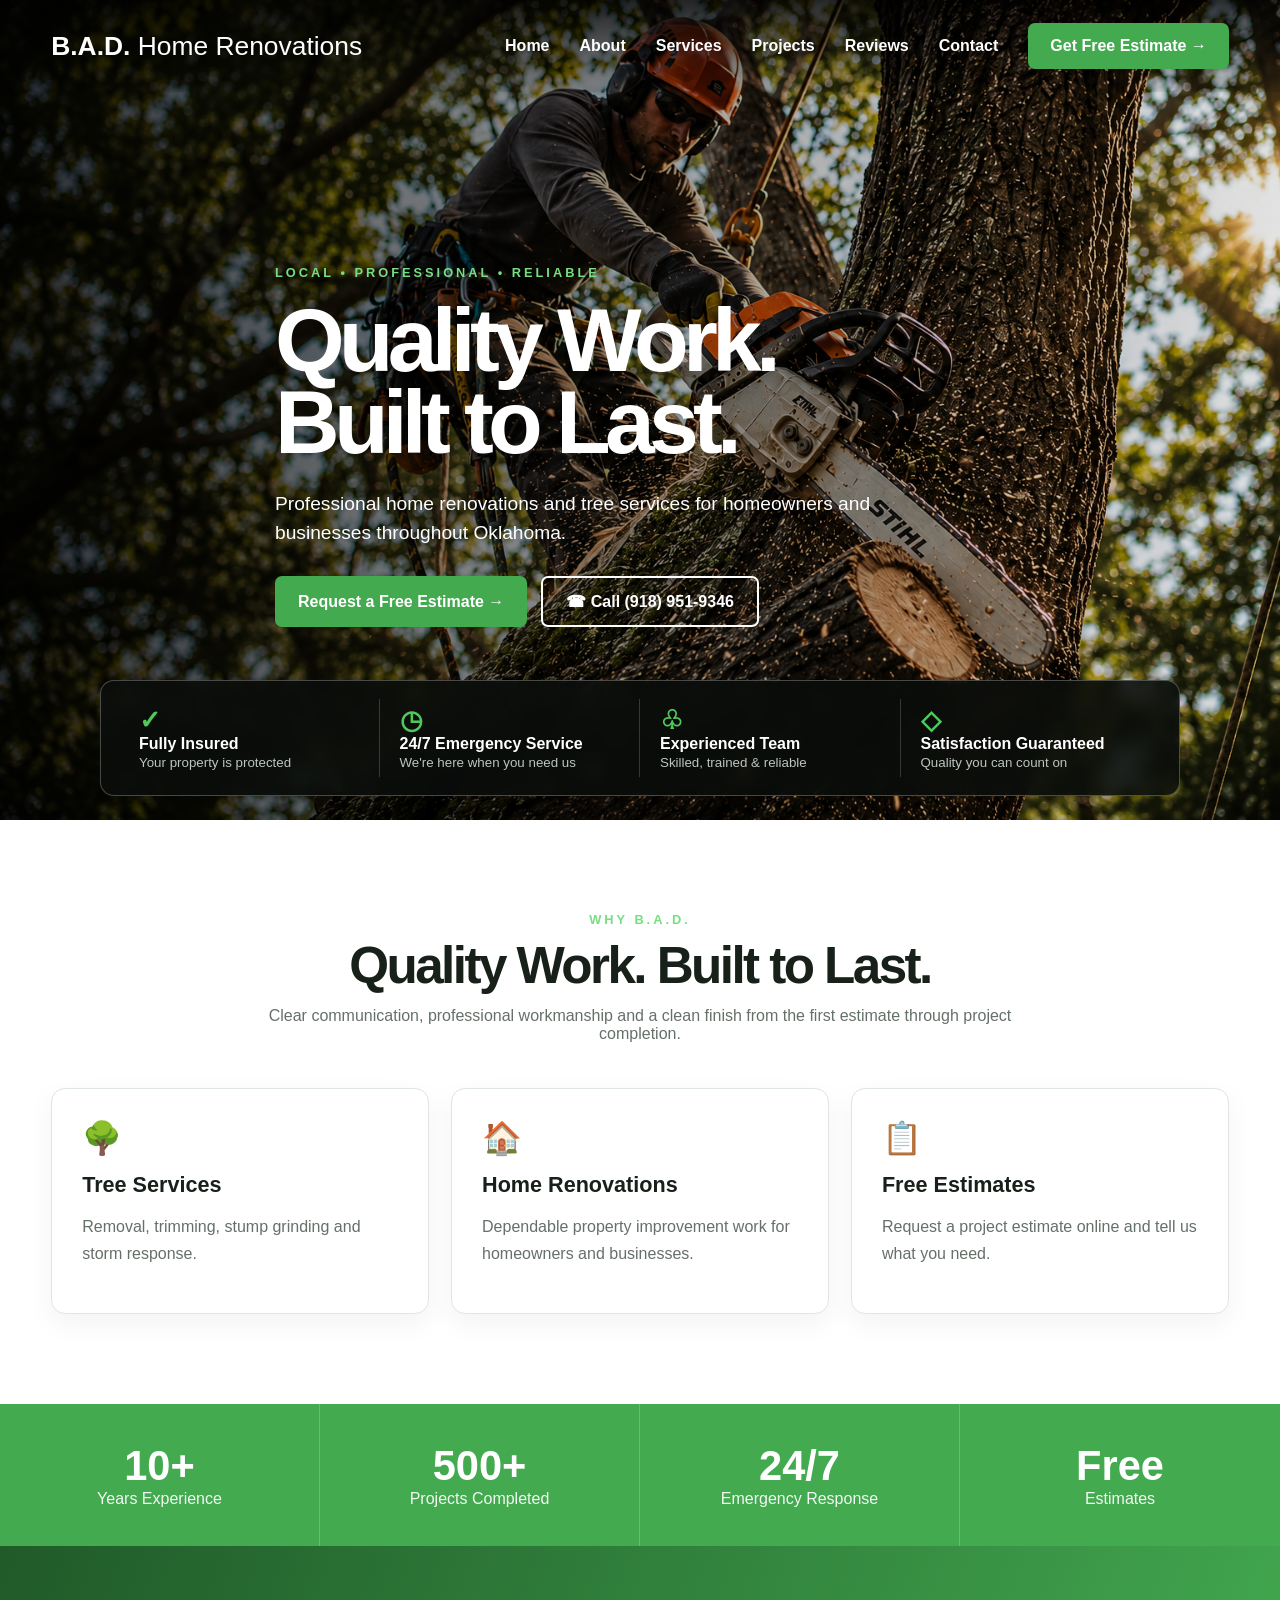
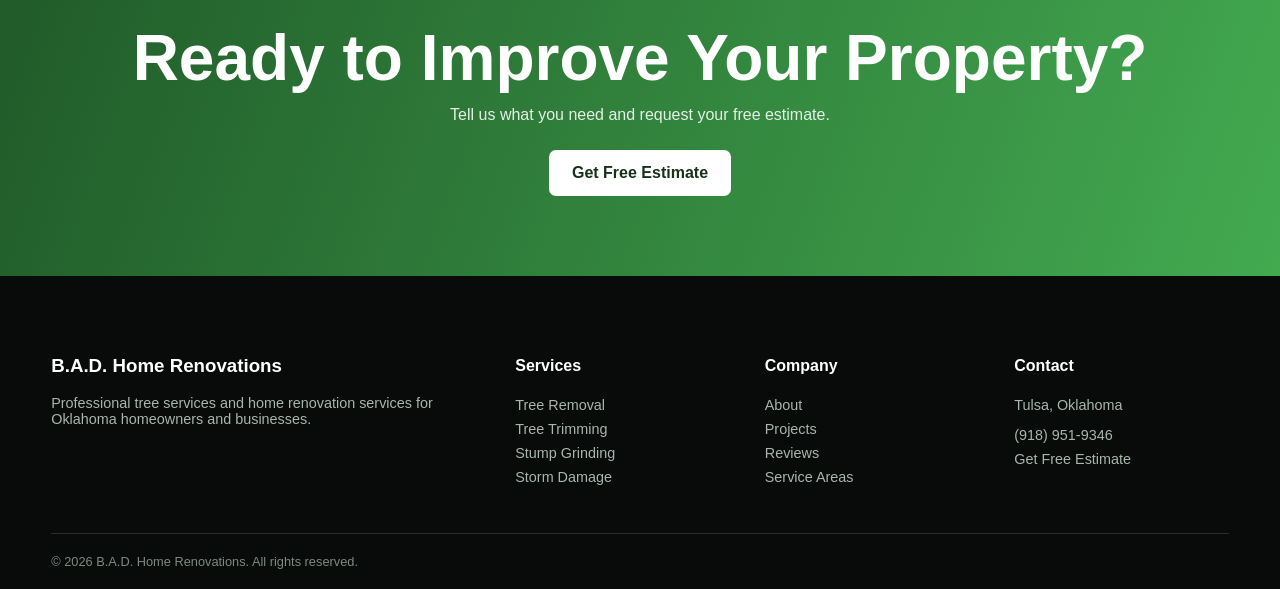
<file: index.html>
<!doctype html><html lang="en"><head><meta charset="utf-8"><meta name="viewport" content="width=device-width,initial-scale=1"><title>B.A.D. Home Renovations | Oklahoma Tree Services</title><meta name="description" content="Professional tree services and home renovations in Oklahoma. Request a free estimate."><link rel="stylesheet" href="css/style.css"></head><body><header class="header"><div class="container nav"><a class="brand" href="index.html"><b>B.A.D.</b> Home Renovations</a><nav class="links"><a class="active" href="index.html">Home</a><a class="" href="about.html">About</a><a class="" href="services.html">Services</a><a class="" href="gallery.html">Projects</a><a class="" href="reviews.html">Reviews</a><a class="" href="contact.html">Contact</a></nav><a class="nav-cta" href="estimate.html">Get Free Estimate →</a><button class="menu" aria-label="Menu">☰</button></div></header><main>
<section class="hero">
<div class="hero-bg"></div><div class="hero-shade"></div>
<div class="container hero-content"><span class="eyebrow">LOCAL • PROFESSIONAL • RELIABLE</span><h1>Quality Work.<br>Built to Last.</h1><p>Professional home renovations and tree services for homeowners and businesses throughout Oklahoma.</p><div class="actions"><a class="btn green" href="estimate.html">Request a Free Estimate →</a><a class="btn outline" href="tel:+19189519346">☎ Call (918) 951-9346</a></div></div>
<div class="trust"><div class="trust-item"><div class="trust-icon">✓</div><strong>Fully Insured</strong><small>Your property is protected</small></div><div class="trust-item"><div class="trust-icon">◷</div><strong>24/7 Emergency Service</strong><small>We're here when you need us</small></div><div class="trust-item"><div class="trust-icon">♧</div><strong>Experienced Team</strong><small>Skilled, trained & reliable</small></div><div class="trust-item"><div class="trust-icon">◇</div><strong>Satisfaction Guaranteed</strong><small>Quality you can count on</small></div></div>
</section>
<section class="section"><div class="container"><div class="heading"><span class="eyebrow">WHY B.A.D.</span><h2>Quality Work. Built to Last.</h2><p>Clear communication, professional workmanship and a clean finish from the first estimate through project completion.</p></div><div class="cards"><article class="card"><div class="card-icon">🌳</div><h3>Tree Services</h3><p>Removal, trimming, stump grinding and storm response.</p></article><article class="card"><div class="card-icon">🏠</div><h3>Home Renovations</h3><p>Dependable property improvement work for homeowners and businesses.</p></article><article class="card"><div class="card-icon">📋</div><h3>Free Estimates</h3><p>Request a project estimate online and tell us what you need.</p></article></div></div></section>
<section class="stats"><div class="stat"><strong>10+</strong><span>Years Experience</span></div><div class="stat"><strong>500+</strong><span>Projects Completed</span></div><div class="stat"><strong>24/7</strong><span>Emergency Response</span></div><div class="stat"><strong>Free</strong><span>Estimates</span></div></section>
<section class="cta"><h2>Ready to Improve Your Property?</h2><p>Tell us what you need and request your free estimate.</p><a class="btn" href="estimate.html">Get Free Estimate</a></section></main><footer class="footer"><div class="container footer-grid">
<div><h3>B.A.D. Home Renovations</h3><p>Professional tree services and home renovation services for Oklahoma homeowners and businesses.</p></div>
<div><h4>Services</h4><a href="tree-removal.html">Tree Removal</a><a href="tree-trimming.html">Tree Trimming</a><a href="stump-grinding.html">Stump Grinding</a><a href="storm-damage.html">Storm Damage</a></div>
<div><h4>Company</h4><a href="about.html">About</a><a href="gallery.html">Projects</a><a href="reviews.html">Reviews</a><a href="service-areas.html">Service Areas</a></div>
<div><h4>Contact</h4><p>Tulsa, Oklahoma</p><a href="tel:+19189519346">(918) 951-9346</a><a href="estimate.html">Get Free Estimate</a></div>
</div><div class="container bottom">© 2026 B.A.D. Home Renovations. All rights reserved.</div></footer>
<a class="mobile-bar" href="tel:+19189519346">Call (918) 951-9346</a></body></html>
</file>
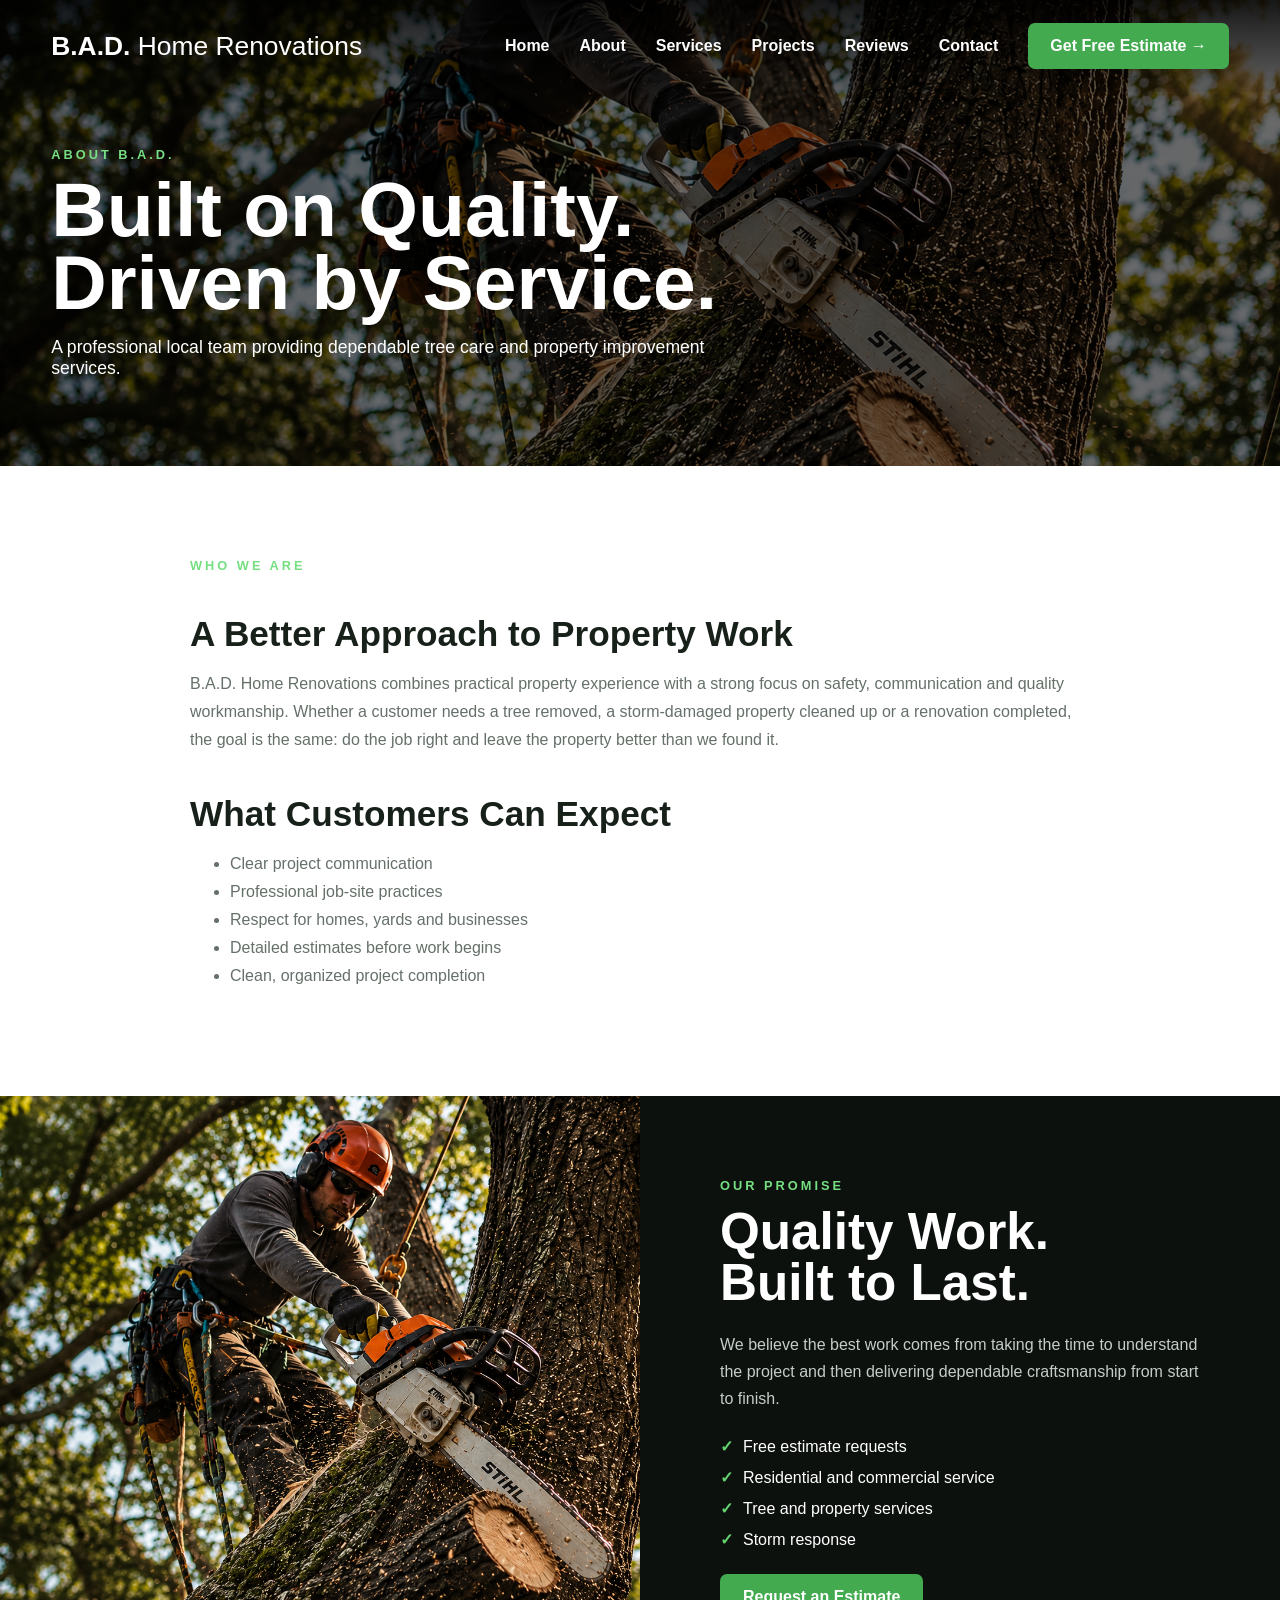
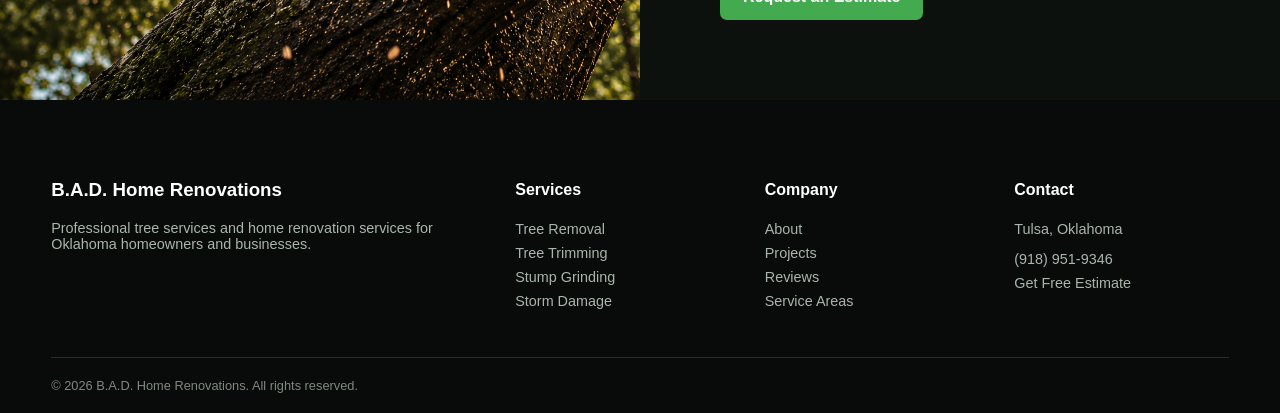
<file: about.html>
<!doctype html><html lang="en"><head><meta charset="utf-8"><meta name="viewport" content="width=device-width,initial-scale=1"><title>About B.A.D. Home Renovations</title><meta name="description" content="Learn about B.A.D. Home Renovations and our approach to dependable tree and property services."><link rel="stylesheet" href="css/style.css"></head><body><header class="header"><div class="container nav"><a class="brand" href="index.html"><b>B.A.D.</b> Home Renovations</a><nav class="links"><a class="" href="index.html">Home</a><a class="active" href="about.html">About</a><a class="" href="services.html">Services</a><a class="" href="gallery.html">Projects</a><a class="" href="reviews.html">Reviews</a><a class="" href="contact.html">Contact</a></nav><a class="nav-cta" href="estimate.html">Get Free Estimate →</a><button class="menu" aria-label="Menu">☰</button></div></header><main>
<section class="page-hero"><div class="container"><span class="eyebrow">ABOUT B.A.D.</span><h1>Built on Quality.<br>Driven by Service.</h1><p>A professional local team providing dependable tree care and property improvement services.</p></div></section>
<section class="section"><div class="container content"><span class="eyebrow">WHO WE ARE</span><h2>A Better Approach to Property Work</h2><p>B.A.D. Home Renovations combines practical property experience with a strong focus on safety, communication and quality workmanship. Whether a customer needs a tree removed, a storm-damaged property cleaned up or a renovation completed, the goal is the same: do the job right and leave the property better than we found it.</p><h2>What Customers Can Expect</h2><ul><li>Clear project communication</li><li>Professional job-site practices</li><li>Respect for homes, yards and businesses</li><li>Detailed estimates before work begins</li><li>Clean, organized project completion</li></ul></div></section>
<section class="split"><div class="split-photo"></div><div class="split-copy"><span class="eyebrow">OUR PROMISE</span><h2>Quality Work.<br>Built to Last.</h2><p>We believe the best work comes from taking the time to understand the project and then delivering dependable craftsmanship from start to finish.</p><ul class="checks"><li>Free estimate requests</li><li>Residential and commercial service</li><li>Tree and property services</li><li>Storm response</li></ul><a class="btn green" href="estimate.html">Request an Estimate</a></div></section></main><footer class="footer"><div class="container footer-grid">
<div><h3>B.A.D. Home Renovations</h3><p>Professional tree services and home renovation services for Oklahoma homeowners and businesses.</p></div>
<div><h4>Services</h4><a href="tree-removal.html">Tree Removal</a><a href="tree-trimming.html">Tree Trimming</a><a href="stump-grinding.html">Stump Grinding</a><a href="storm-damage.html">Storm Damage</a></div>
<div><h4>Company</h4><a href="about.html">About</a><a href="gallery.html">Projects</a><a href="reviews.html">Reviews</a><a href="service-areas.html">Service Areas</a></div>
<div><h4>Contact</h4><p>Tulsa, Oklahoma</p><a href="tel:+19189519346">(918) 951-9346</a><a href="estimate.html">Get Free Estimate</a></div>
</div><div class="container bottom">© 2026 B.A.D. Home Renovations. All rights reserved.</div></footer>
<a class="mobile-bar" href="tel:+19189519346">Call (918) 951-9346</a></body></html>
</file>
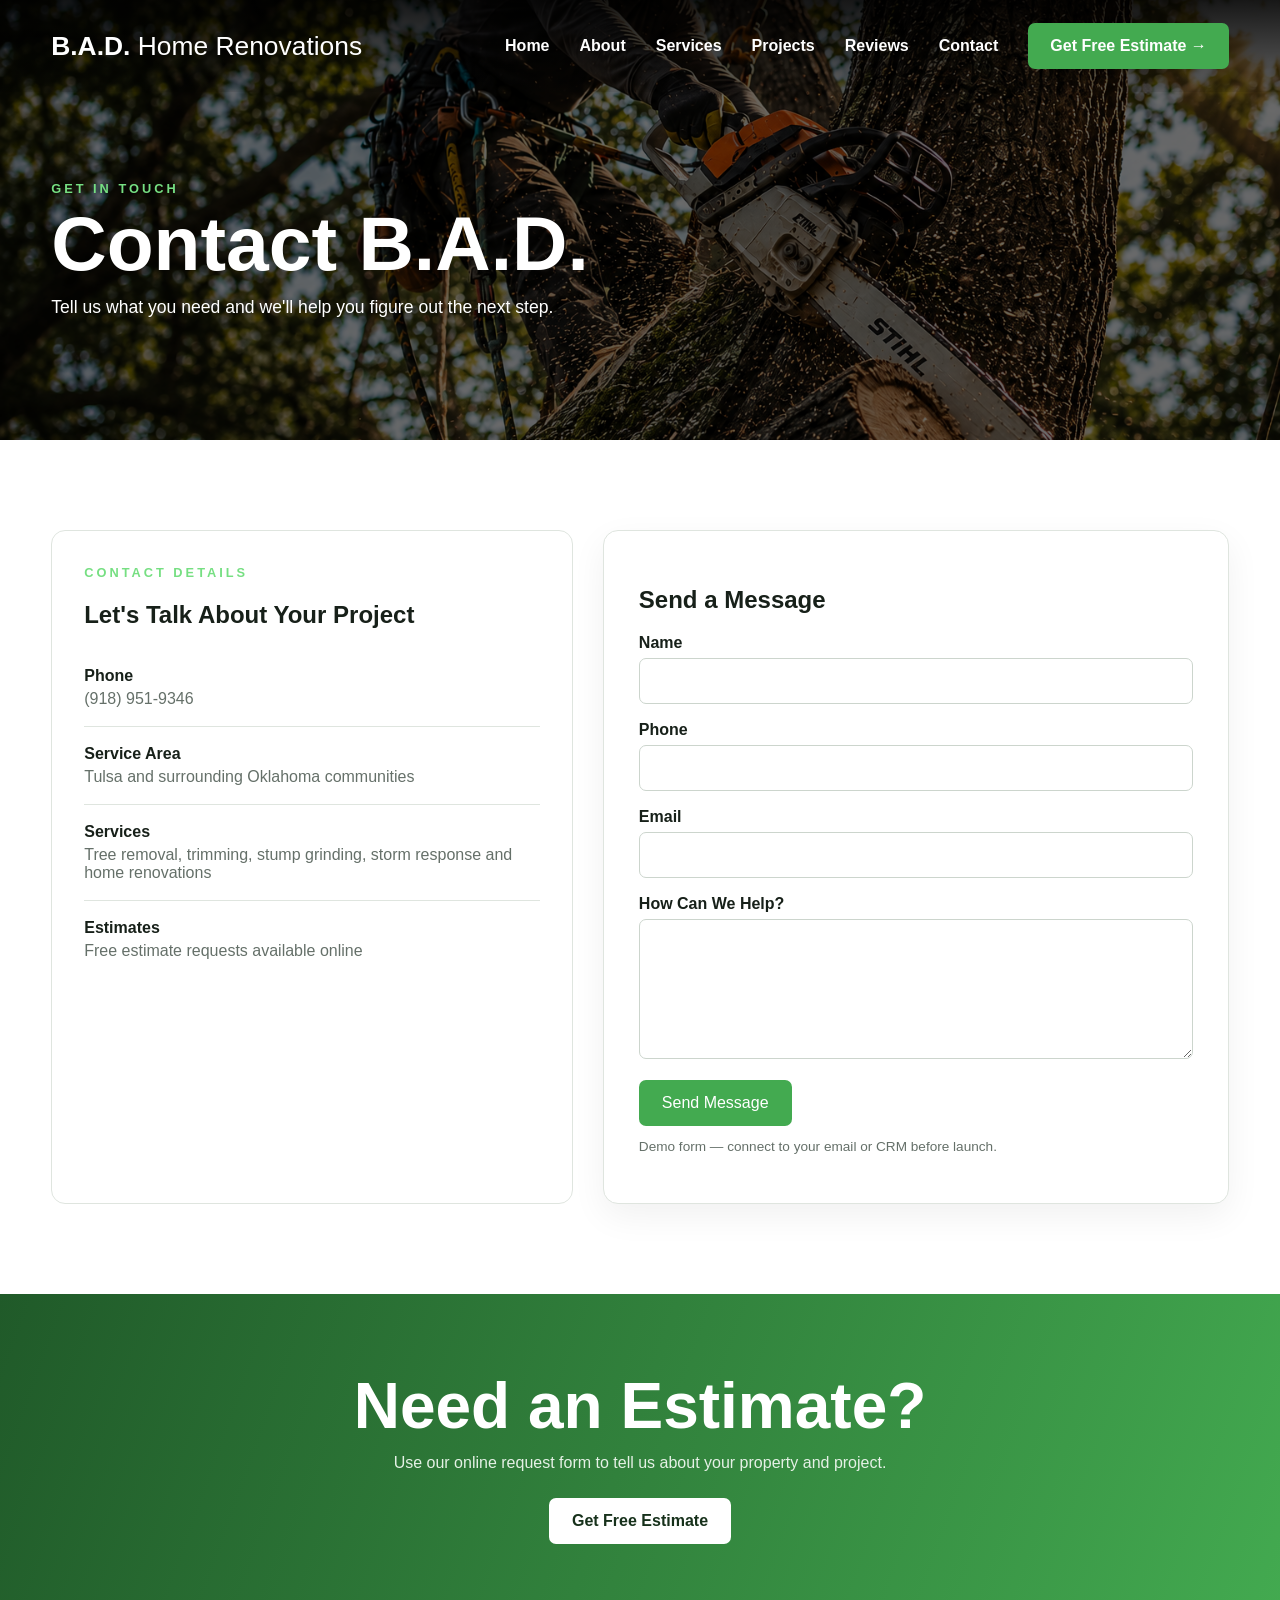
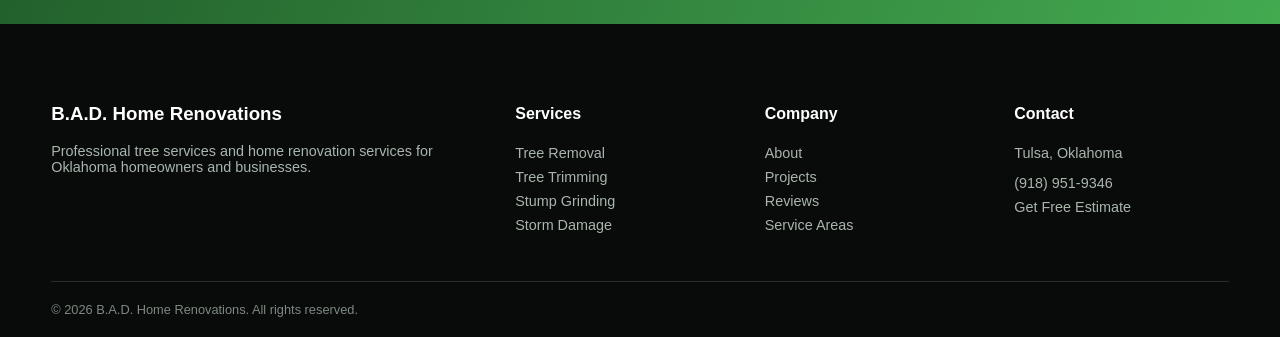
<file: contact.html>
<!doctype html><html lang="en"><head><meta charset="utf-8"><meta name="viewport" content="width=device-width,initial-scale=1"><title>Contact | B.A.D. Home Renovations</title><meta name="description" content="Contact B.A.D. Home Renovations for tree services and home renovation projects in Oklahoma."><link rel="stylesheet" href="css/style.css"></head><body><header class="header"><div class="container nav"><a class="brand" href="index.html"><b>B.A.D.</b> Home Renovations</a><nav class="links"><a class="" href="index.html">Home</a><a class="" href="about.html">About</a><a class="" href="services.html">Services</a><a class="" href="gallery.html">Projects</a><a class="" href="reviews.html">Reviews</a><a class="active" href="contact.html">Contact</a></nav><a class="nav-cta" href="estimate.html">Get Free Estimate →</a><button class="menu" aria-label="Menu">☰</button></div></header><main>
<section class="page-hero"><div class="container"><span class="eyebrow">GET IN TOUCH</span><h1>Contact B.A.D.</h1><p>Tell us what you need and we'll help you figure out the next step.</p></div></section>
<section class="section"><div class="container contact-grid">
<div class="contact-card"><span class="eyebrow">CONTACT DETAILS</span><h2>Let's Talk About Your Project</h2>
<div class="contact-item"><b>Phone</b><span>(918) 951-9346</span></div>
<div class="contact-item"><b>Service Area</b><span>Tulsa and surrounding Oklahoma communities</span></div>
<div class="contact-item"><b>Services</b><span>Tree removal, trimming, stump grinding, storm response and home renovations</span></div>
<div class="contact-item"><b>Estimates</b><span>Free estimate requests available online</span></div>
</div>
<form class="form" id="contactForm"><h2>Send a Message</h2><div class="field"><label>Name</label><input required></div><div class="field"><label>Phone</label><input type="tel" required></div><div class="field"><label>Email</label><input type="email" required></div><div class="field"><label>How Can We Help?</label><textarea required></textarea></div><button class="btn green" type="submit">Send Message</button><p style="color:var(--muted);font-size:.85rem">Demo form — connect to your email or CRM before launch.</p></form>
</div></section>
<section class="cta"><h2>Need an Estimate?</h2><p>Use our online request form to tell us about your property and project.</p><a class="btn" href="estimate.html">Get Free Estimate</a></section></main><footer class="footer"><div class="container footer-grid">
<div><h3>B.A.D. Home Renovations</h3><p>Professional tree services and home renovation services for Oklahoma homeowners and businesses.</p></div>
<div><h4>Services</h4><a href="tree-removal.html">Tree Removal</a><a href="tree-trimming.html">Tree Trimming</a><a href="stump-grinding.html">Stump Grinding</a><a href="storm-damage.html">Storm Damage</a></div>
<div><h4>Company</h4><a href="about.html">About</a><a href="gallery.html">Projects</a><a href="reviews.html">Reviews</a><a href="service-areas.html">Service Areas</a></div>
<div><h4>Contact</h4><p>Tulsa, Oklahoma</p><a href="tel:+19189519346">(918) 951-9346</a><a href="estimate.html">Get Free Estimate</a></div>
</div><div class="container bottom">© 2026 B.A.D. Home Renovations. All rights reserved.</div></footer>
<a class="mobile-bar" href="tel:+19189519346">Call (918) 951-9346</a></body></html>
</file>
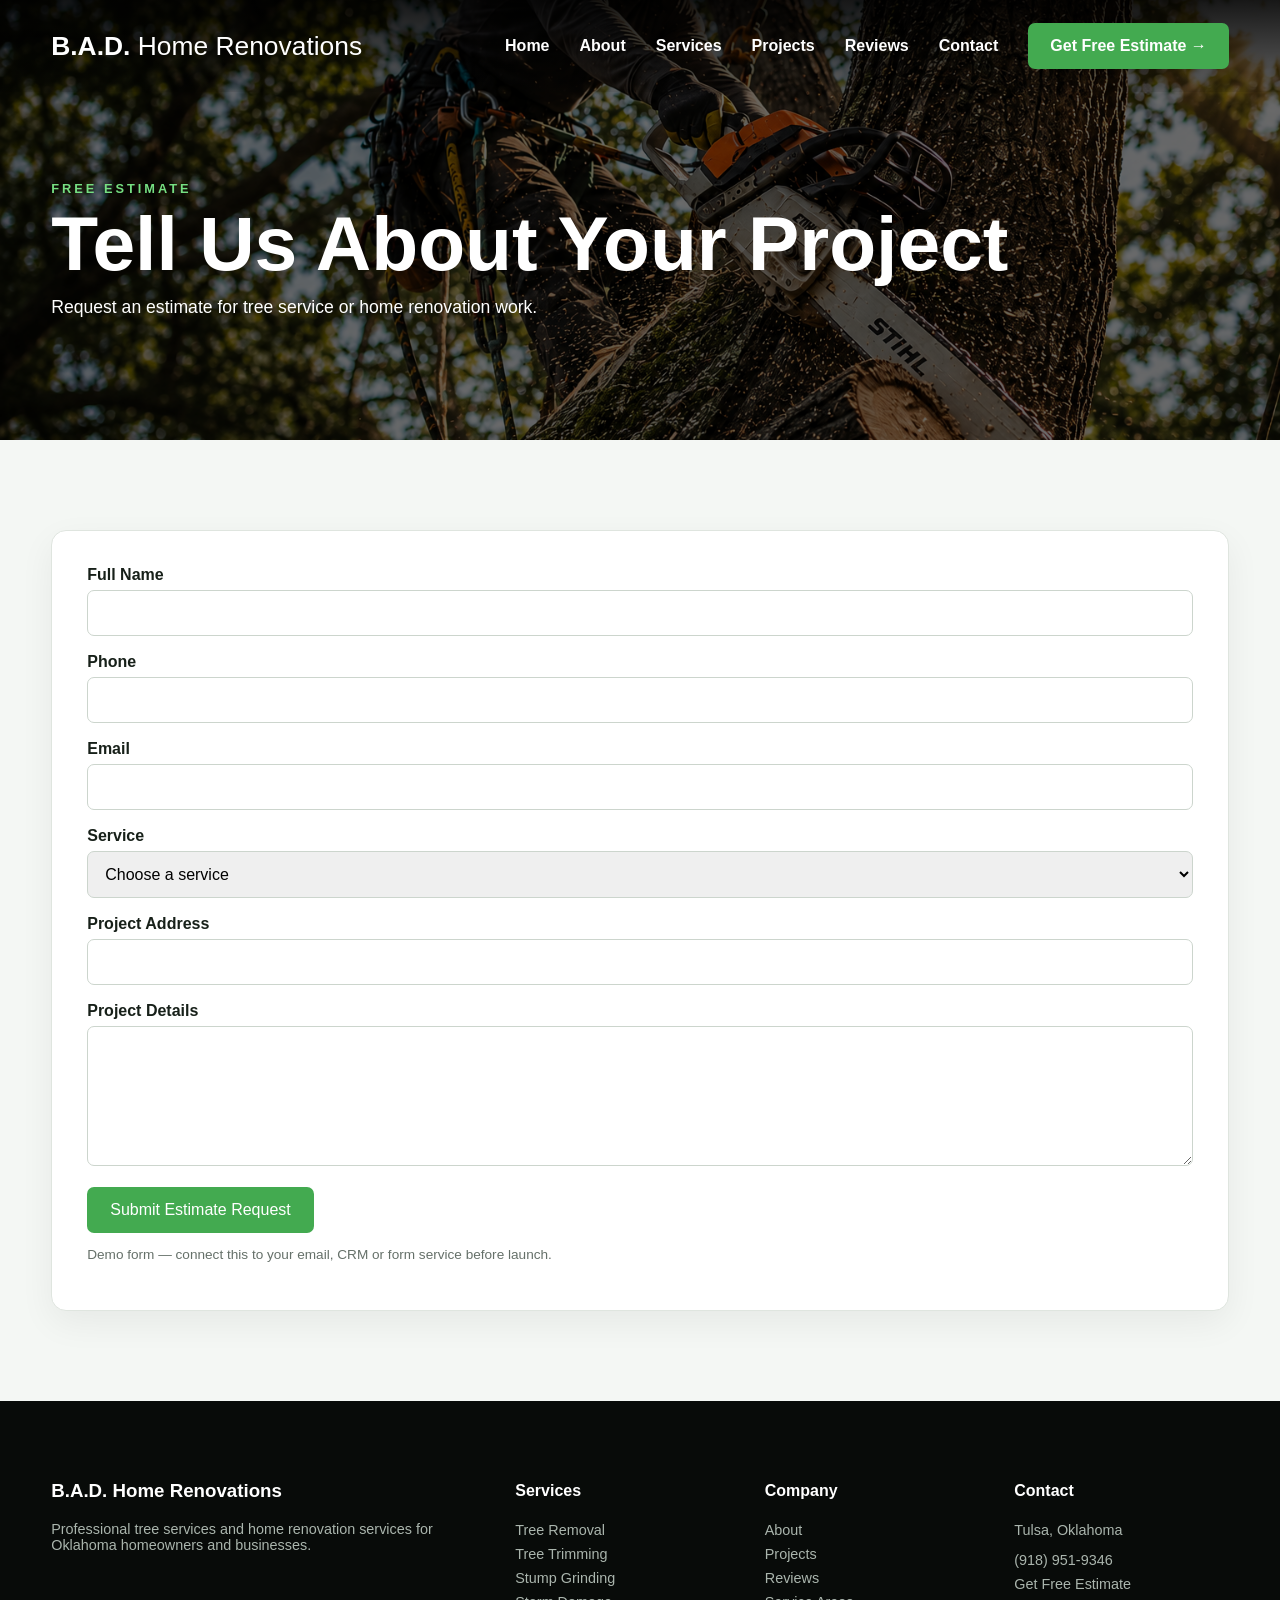
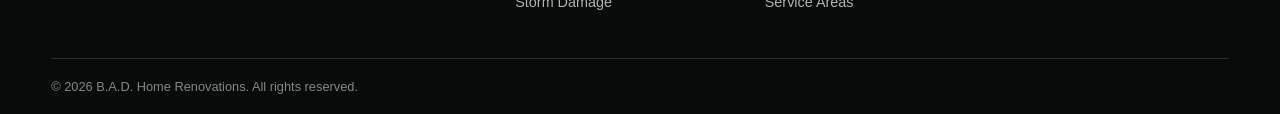
<file: estimate.html>
<!doctype html><html lang="en"><head><meta charset="utf-8"><meta name="viewport" content="width=device-width,initial-scale=1"><title>Free Estimate | B.A.D. Home Renovations</title><meta name="description" content="Request a free estimate from B.A.D. Home Renovations."><link rel="stylesheet" href="css/style.css"></head><body><header class="header"><div class="container nav"><a class="brand" href="index.html"><b>B.A.D.</b> Home Renovations</a><nav class="links"><a class="" href="index.html">Home</a><a class="" href="about.html">About</a><a class="" href="services.html">Services</a><a class="" href="gallery.html">Projects</a><a class="" href="reviews.html">Reviews</a><a class="" href="contact.html">Contact</a></nav><a class="nav-cta" href="estimate.html">Get Free Estimate →</a><button class="menu" aria-label="Menu">☰</button></div></header><main><section class="page-hero"><div class="container"><span class="eyebrow">FREE ESTIMATE</span><h1>Tell Us About Your Project</h1><p>Request an estimate for tree service or home renovation work.</p></div></section><section class="section light"><div class="container"><form class="form" id="estimateForm"><div class="field"><label>Full Name</label><input required></div><div class="field"><label>Phone</label><input required type="tel"></div><div class="field"><label>Email</label><input required type="email"></div><div class="field"><label>Service</label><select required><option value="">Choose a service</option><option>Tree Removal</option><option>Tree Trimming</option><option>Stump Grinding</option><option>Storm Damage</option><option>Home Renovations</option></select></div><div class="field"><label>Project Address</label><input required></div><div class="field"><label>Project Details</label><textarea required></textarea></div><button class="btn green" type="submit">Submit Estimate Request</button><p style="color:var(--muted);font-size:.85rem">Demo form — connect this to your email, CRM or form service before launch.</p></form></div></section></main><footer class="footer"><div class="container footer-grid">
<div><h3>B.A.D. Home Renovations</h3><p>Professional tree services and home renovation services for Oklahoma homeowners and businesses.</p></div>
<div><h4>Services</h4><a href="tree-removal.html">Tree Removal</a><a href="tree-trimming.html">Tree Trimming</a><a href="stump-grinding.html">Stump Grinding</a><a href="storm-damage.html">Storm Damage</a></div>
<div><h4>Company</h4><a href="about.html">About</a><a href="gallery.html">Projects</a><a href="reviews.html">Reviews</a><a href="service-areas.html">Service Areas</a></div>
<div><h4>Contact</h4><p>Tulsa, Oklahoma</p><a href="tel:+19189519346">(918) 951-9346</a><a href="estimate.html">Get Free Estimate</a></div>
</div><div class="container bottom">© 2026 B.A.D. Home Renovations. All rights reserved.</div></footer>
<a class="mobile-bar" href="tel:+19189519346">Call (918) 951-9346</a></body></html>
</file>
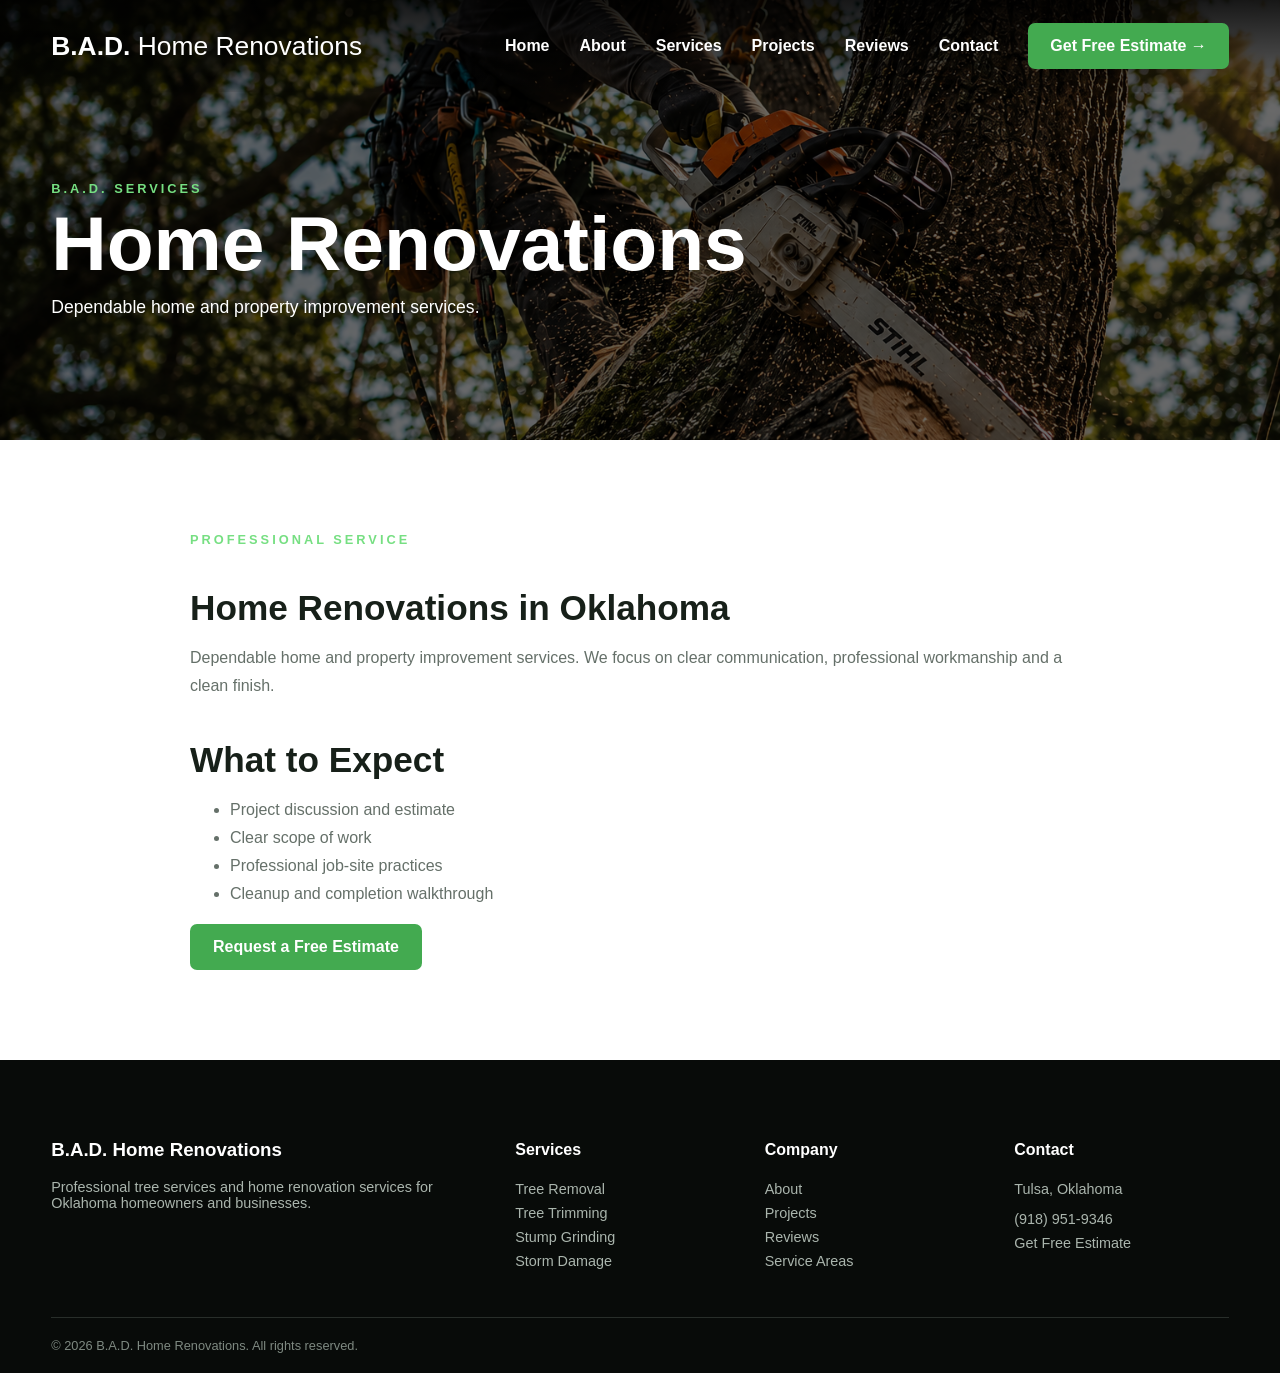
<file: home-renovations.html>
<!doctype html><html lang="en"><head><meta charset="utf-8"><meta name="viewport" content="width=device-width,initial-scale=1"><title>Home Renovations | B.A.D. Home Renovations</title><meta name="description" content="Dependable home and property improvement services."><link rel="stylesheet" href="css/style.css"></head><body><header class="header"><div class="container nav"><a class="brand" href="index.html"><b>B.A.D.</b> Home Renovations</a><nav class="links"><a class="" href="index.html">Home</a><a class="" href="about.html">About</a><a class="active" href="services.html">Services</a><a class="" href="gallery.html">Projects</a><a class="" href="reviews.html">Reviews</a><a class="" href="contact.html">Contact</a></nav><a class="nav-cta" href="estimate.html">Get Free Estimate →</a><button class="menu" aria-label="Menu">☰</button></div></header><main><section class="page-hero"><div class="container"><span class="eyebrow">B.A.D. SERVICES</span><h1>Home Renovations</h1><p>Dependable home and property improvement services.</p></div></section><section class="section"><div class="container content"><span class="eyebrow">PROFESSIONAL SERVICE</span><h2>Home Renovations in Oklahoma</h2><p>Dependable home and property improvement services. We focus on clear communication, professional workmanship and a clean finish.</p><h2>What to Expect</h2><ul><li>Project discussion and estimate</li><li>Clear scope of work</li><li>Professional job-site practices</li><li>Cleanup and completion walkthrough</li></ul><a class="btn green" href="estimate.html">Request a Free Estimate</a></div></section></main><footer class="footer"><div class="container footer-grid">
<div><h3>B.A.D. Home Renovations</h3><p>Professional tree services and home renovation services for Oklahoma homeowners and businesses.</p></div>
<div><h4>Services</h4><a href="tree-removal.html">Tree Removal</a><a href="tree-trimming.html">Tree Trimming</a><a href="stump-grinding.html">Stump Grinding</a><a href="storm-damage.html">Storm Damage</a></div>
<div><h4>Company</h4><a href="about.html">About</a><a href="gallery.html">Projects</a><a href="reviews.html">Reviews</a><a href="service-areas.html">Service Areas</a></div>
<div><h4>Contact</h4><p>Tulsa, Oklahoma</p><a href="tel:+19189519346">(918) 951-9346</a><a href="estimate.html">Get Free Estimate</a></div>
</div><div class="container bottom">© 2026 B.A.D. Home Renovations. All rights reserved.</div></footer>
<a class="mobile-bar" href="tel:+19189519346">Call (918) 951-9346</a></body></html>
</file>
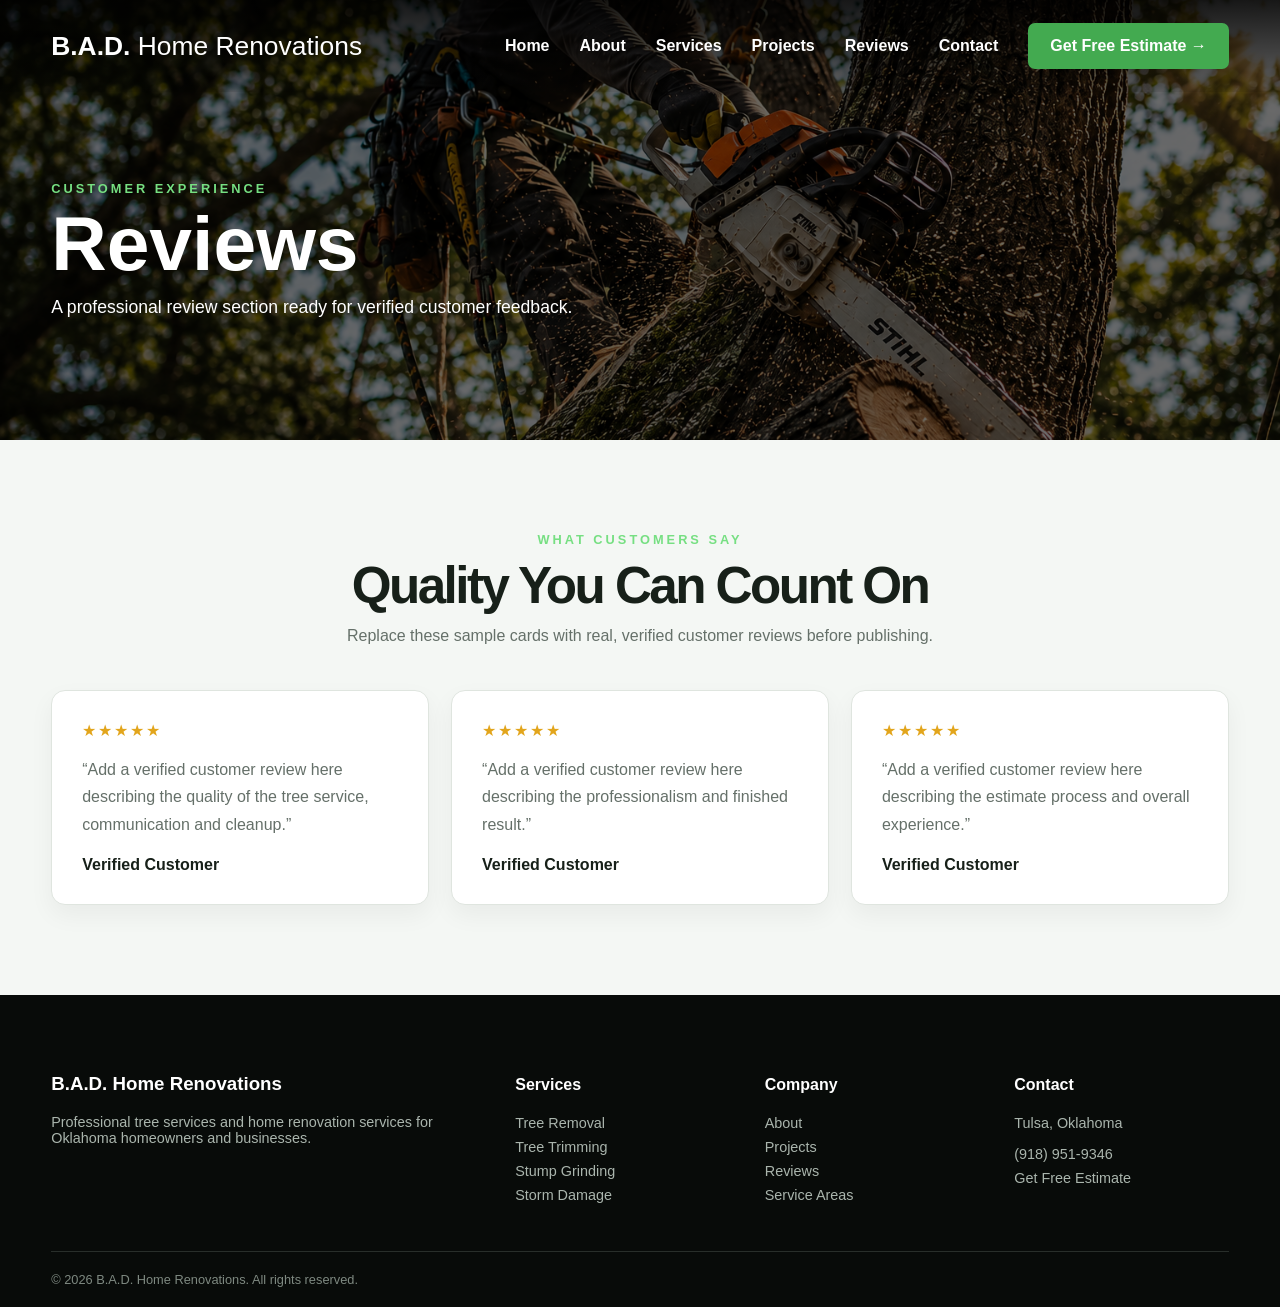
<file: reviews.html>
<!doctype html><html lang="en"><head><meta charset="utf-8"><meta name="viewport" content="width=device-width,initial-scale=1"><title>Reviews | B.A.D. Home Renovations</title><meta name="description" content="Customer reviews and testimonials for B.A.D. Home Renovations."><link rel="stylesheet" href="css/style.css"></head><body><header class="header"><div class="container nav"><a class="brand" href="index.html"><b>B.A.D.</b> Home Renovations</a><nav class="links"><a class="" href="index.html">Home</a><a class="" href="about.html">About</a><a class="" href="services.html">Services</a><a class="" href="gallery.html">Projects</a><a class="active" href="reviews.html">Reviews</a><a class="" href="contact.html">Contact</a></nav><a class="nav-cta" href="estimate.html">Get Free Estimate →</a><button class="menu" aria-label="Menu">☰</button></div></header><main>
<section class="page-hero"><div class="container"><span class="eyebrow">CUSTOMER EXPERIENCE</span><h1>Reviews</h1><p>A professional review section ready for verified customer feedback.</p></div></section>
<section class="section light"><div class="container"><div class="heading"><span class="eyebrow">WHAT CUSTOMERS SAY</span><h2>Quality You Can Count On</h2><p>Replace these sample cards with real, verified customer reviews before publishing.</p></div><div class="reviews">
<article class="review"><div class="stars">★★★★★</div><p>“Add a verified customer review here describing the quality of the tree service, communication and cleanup.”</p><strong>Verified Customer</strong></article>
<article class="review"><div class="stars">★★★★★</div><p>“Add a verified customer review here describing the professionalism and finished result.”</p><strong>Verified Customer</strong></article>
<article class="review"><div class="stars">★★★★★</div><p>“Add a verified customer review here describing the estimate process and overall experience.”</p><strong>Verified Customer</strong></article>
</div></div></section></main><footer class="footer"><div class="container footer-grid">
<div><h3>B.A.D. Home Renovations</h3><p>Professional tree services and home renovation services for Oklahoma homeowners and businesses.</p></div>
<div><h4>Services</h4><a href="tree-removal.html">Tree Removal</a><a href="tree-trimming.html">Tree Trimming</a><a href="stump-grinding.html">Stump Grinding</a><a href="storm-damage.html">Storm Damage</a></div>
<div><h4>Company</h4><a href="about.html">About</a><a href="gallery.html">Projects</a><a href="reviews.html">Reviews</a><a href="service-areas.html">Service Areas</a></div>
<div><h4>Contact</h4><p>Tulsa, Oklahoma</p><a href="tel:+19189519346">(918) 951-9346</a><a href="estimate.html">Get Free Estimate</a></div>
</div><div class="container bottom">© 2026 B.A.D. Home Renovations. All rights reserved.</div></footer>
<a class="mobile-bar" href="tel:+19189519346">Call (918) 951-9346</a></body></html>
</file>
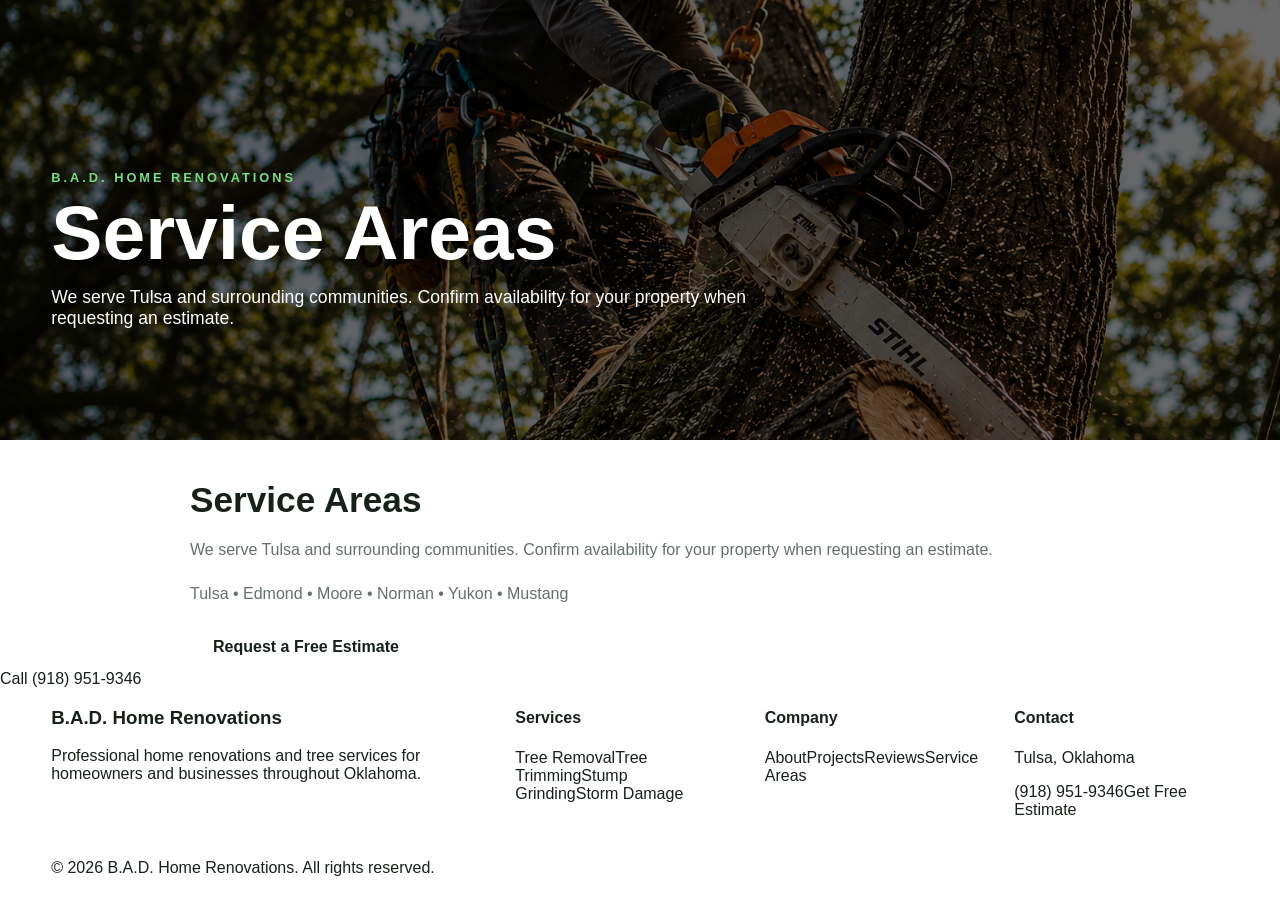
<file: service-areas.html>
<!doctype html>
<html lang="en">
<head>
<meta charset="utf-8"><meta name="viewport" content="width=device-width,initial-scale=1">
<title>Service Areas | B.A.D. Home Renovations</title>
<meta name="description" content="Service areas for B.A.D. Home Renovations in Oklahoma.">
<meta name="robots" content="index,follow">
<link rel="stylesheet" href="css/style.css">
</head>
<body>
<main><section class="page-hero"><div class="container"><span class="eyebrow">B.A.D. HOME RENOVATIONS</span><h1>Service Areas</h1><p>We serve Tulsa and surrounding communities. Confirm availability for your property when requesting an estimate.</p></div></section><section class="below"><div class="container content"><h2>Service Areas</h2><p>We serve Tulsa and surrounding communities. Confirm availability for your property when requesting an estimate.</p><p>Tulsa • Edmond • Moore • Norman • Yukon • Mustang</p><a class="btn btn-green" href="estimate.html">Request a Free Estimate</a></div></section></main>
<a class="mobile-call" href="tel:+19189519346">Call (918) 951-9346</a>
<footer><div class="container footer-grid">
<div><h3>B.A.D. Home Renovations</h3><p>Professional home renovations and tree services for homeowners and businesses throughout Oklahoma.</p></div>
<div><h4>Services</h4><a href="tree-removal.html">Tree Removal</a><a href="tree-trimming.html">Tree Trimming</a><a href="stump-grinding.html">Stump Grinding</a><a href="storm-damage.html">Storm Damage</a></div>
<div><h4>Company</h4><a href="about.html">About</a><a href="gallery.html">Projects</a><a href="reviews.html">Reviews</a><a href="service-areas.html">Service Areas</a></div>
<div><h4>Contact</h4><p>Tulsa, Oklahoma</p><a href="tel:+19189519346">(918) 951-9346</a><a href="estimate.html">Get Free Estimate</a></div>
</div><div class="footer-bottom"><div class="container">© 2026 B.A.D. Home Renovations. All rights reserved.</div></div></footer>
<script src="js/main.js"></script>
</body></html>
</file>
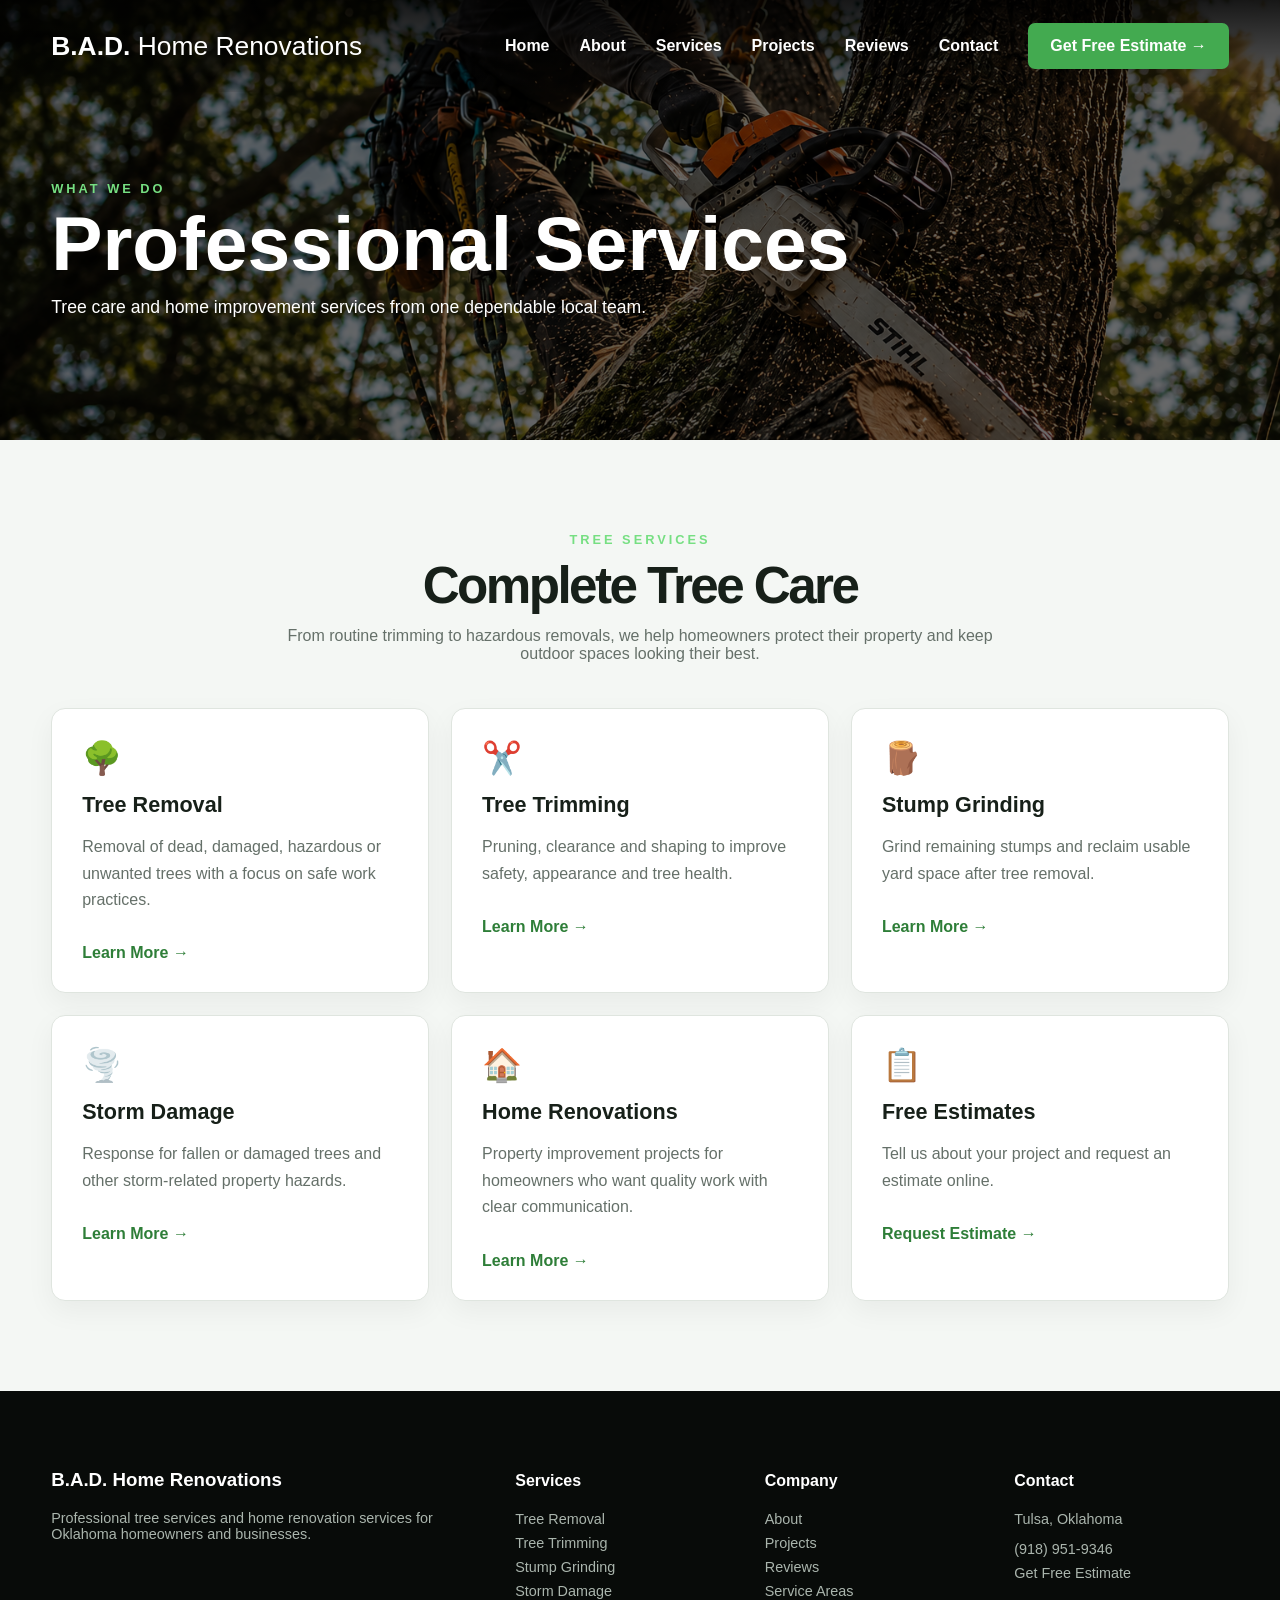
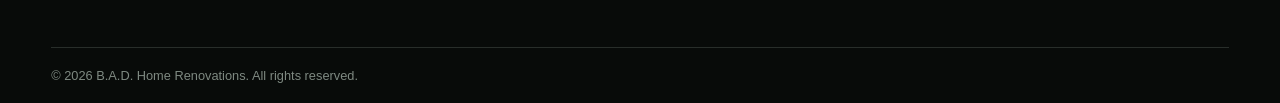
<file: services.html>
<!doctype html><html lang="en"><head><meta charset="utf-8"><meta name="viewport" content="width=device-width,initial-scale=1"><title>Tree Services & Home Renovations | B.A.D.</title><meta name="description" content="Explore tree removal, tree trimming, stump grinding, storm response and home renovation services."><link rel="stylesheet" href="css/style.css"></head><body><header class="header"><div class="container nav"><a class="brand" href="index.html"><b>B.A.D.</b> Home Renovations</a><nav class="links"><a class="" href="index.html">Home</a><a class="" href="about.html">About</a><a class="active" href="services.html">Services</a><a class="" href="gallery.html">Projects</a><a class="" href="reviews.html">Reviews</a><a class="" href="contact.html">Contact</a></nav><a class="nav-cta" href="estimate.html">Get Free Estimate →</a><button class="menu" aria-label="Menu">☰</button></div></header><main>
<section class="page-hero"><div class="container"><span class="eyebrow">WHAT WE DO</span><h1>Professional Services</h1><p>Tree care and home improvement services from one dependable local team.</p></div></section>
<section class="section light"><div class="container"><div class="heading"><span class="eyebrow">TREE SERVICES</span><h2>Complete Tree Care</h2><p>From routine trimming to hazardous removals, we help homeowners protect their property and keep outdoor spaces looking their best.</p></div><div class="service-grid">
<article class="card"><div class="card-icon">🌳</div><h3>Tree Removal</h3><p>Removal of dead, damaged, hazardous or unwanted trees with a focus on safe work practices.</p><a href="tree-removal.html">Learn More →</a></article>
<article class="card"><div class="card-icon">✂️</div><h3>Tree Trimming</h3><p>Pruning, clearance and shaping to improve safety, appearance and tree health.</p><a href="tree-trimming.html">Learn More →</a></article>
<article class="card"><div class="card-icon">🪵</div><h3>Stump Grinding</h3><p>Grind remaining stumps and reclaim usable yard space after tree removal.</p><a href="stump-grinding.html">Learn More →</a></article>
<article class="card"><div class="card-icon">🌪️</div><h3>Storm Damage</h3><p>Response for fallen or damaged trees and other storm-related property hazards.</p><a href="storm-damage.html">Learn More →</a></article>
<article class="card"><div class="card-icon">🏠</div><h3>Home Renovations</h3><p>Property improvement projects for homeowners who want quality work with clear communication.</p><a href="home-renovations.html">Learn More →</a></article>
<article class="card"><div class="card-icon">📋</div><h3>Free Estimates</h3><p>Tell us about your project and request an estimate online.</p><a href="estimate.html">Request Estimate →</a></article>
</div></div></section></main><footer class="footer"><div class="container footer-grid">
<div><h3>B.A.D. Home Renovations</h3><p>Professional tree services and home renovation services for Oklahoma homeowners and businesses.</p></div>
<div><h4>Services</h4><a href="tree-removal.html">Tree Removal</a><a href="tree-trimming.html">Tree Trimming</a><a href="stump-grinding.html">Stump Grinding</a><a href="storm-damage.html">Storm Damage</a></div>
<div><h4>Company</h4><a href="about.html">About</a><a href="gallery.html">Projects</a><a href="reviews.html">Reviews</a><a href="service-areas.html">Service Areas</a></div>
<div><h4>Contact</h4><p>Tulsa, Oklahoma</p><a href="tel:+19189519346">(918) 951-9346</a><a href="estimate.html">Get Free Estimate</a></div>
</div><div class="container bottom">© 2026 B.A.D. Home Renovations. All rights reserved.</div></footer>
<a class="mobile-bar" href="tel:+19189519346">Call (918) 951-9346</a></body></html>
</file>
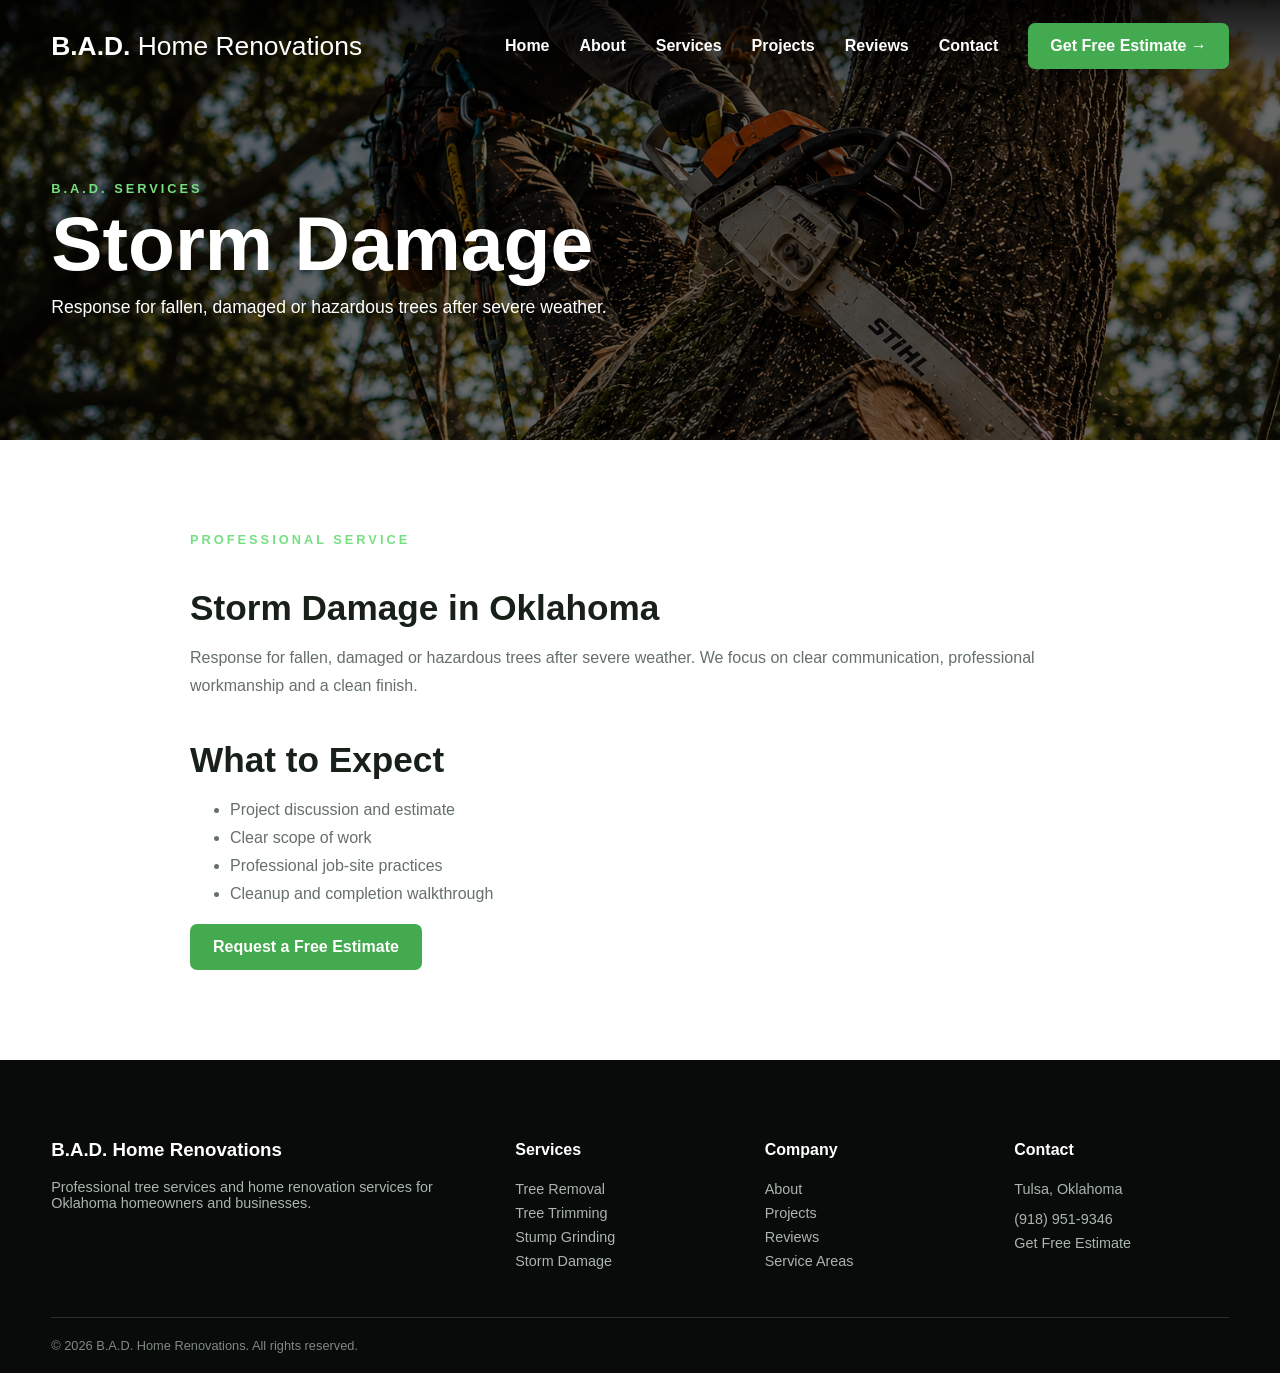
<file: storm-damage.html>
<!doctype html><html lang="en"><head><meta charset="utf-8"><meta name="viewport" content="width=device-width,initial-scale=1"><title>Storm Damage | B.A.D. Home Renovations</title><meta name="description" content="Response for fallen, damaged or hazardous trees after severe weather."><link rel="stylesheet" href="css/style.css"></head><body><header class="header"><div class="container nav"><a class="brand" href="index.html"><b>B.A.D.</b> Home Renovations</a><nav class="links"><a class="" href="index.html">Home</a><a class="" href="about.html">About</a><a class="active" href="services.html">Services</a><a class="" href="gallery.html">Projects</a><a class="" href="reviews.html">Reviews</a><a class="" href="contact.html">Contact</a></nav><a class="nav-cta" href="estimate.html">Get Free Estimate →</a><button class="menu" aria-label="Menu">☰</button></div></header><main><section class="page-hero"><div class="container"><span class="eyebrow">B.A.D. SERVICES</span><h1>Storm Damage</h1><p>Response for fallen, damaged or hazardous trees after severe weather.</p></div></section><section class="section"><div class="container content"><span class="eyebrow">PROFESSIONAL SERVICE</span><h2>Storm Damage in Oklahoma</h2><p>Response for fallen, damaged or hazardous trees after severe weather. We focus on clear communication, professional workmanship and a clean finish.</p><h2>What to Expect</h2><ul><li>Project discussion and estimate</li><li>Clear scope of work</li><li>Professional job-site practices</li><li>Cleanup and completion walkthrough</li></ul><a class="btn green" href="estimate.html">Request a Free Estimate</a></div></section></main><footer class="footer"><div class="container footer-grid">
<div><h3>B.A.D. Home Renovations</h3><p>Professional tree services and home renovation services for Oklahoma homeowners and businesses.</p></div>
<div><h4>Services</h4><a href="tree-removal.html">Tree Removal</a><a href="tree-trimming.html">Tree Trimming</a><a href="stump-grinding.html">Stump Grinding</a><a href="storm-damage.html">Storm Damage</a></div>
<div><h4>Company</h4><a href="about.html">About</a><a href="gallery.html">Projects</a><a href="reviews.html">Reviews</a><a href="service-areas.html">Service Areas</a></div>
<div><h4>Contact</h4><p>Tulsa, Oklahoma</p><a href="tel:+19189519346">(918) 951-9346</a><a href="estimate.html">Get Free Estimate</a></div>
</div><div class="container bottom">© 2026 B.A.D. Home Renovations. All rights reserved.</div></footer>
<a class="mobile-bar" href="tel:+19189519346">Call (918) 951-9346</a></body></html>
</file>
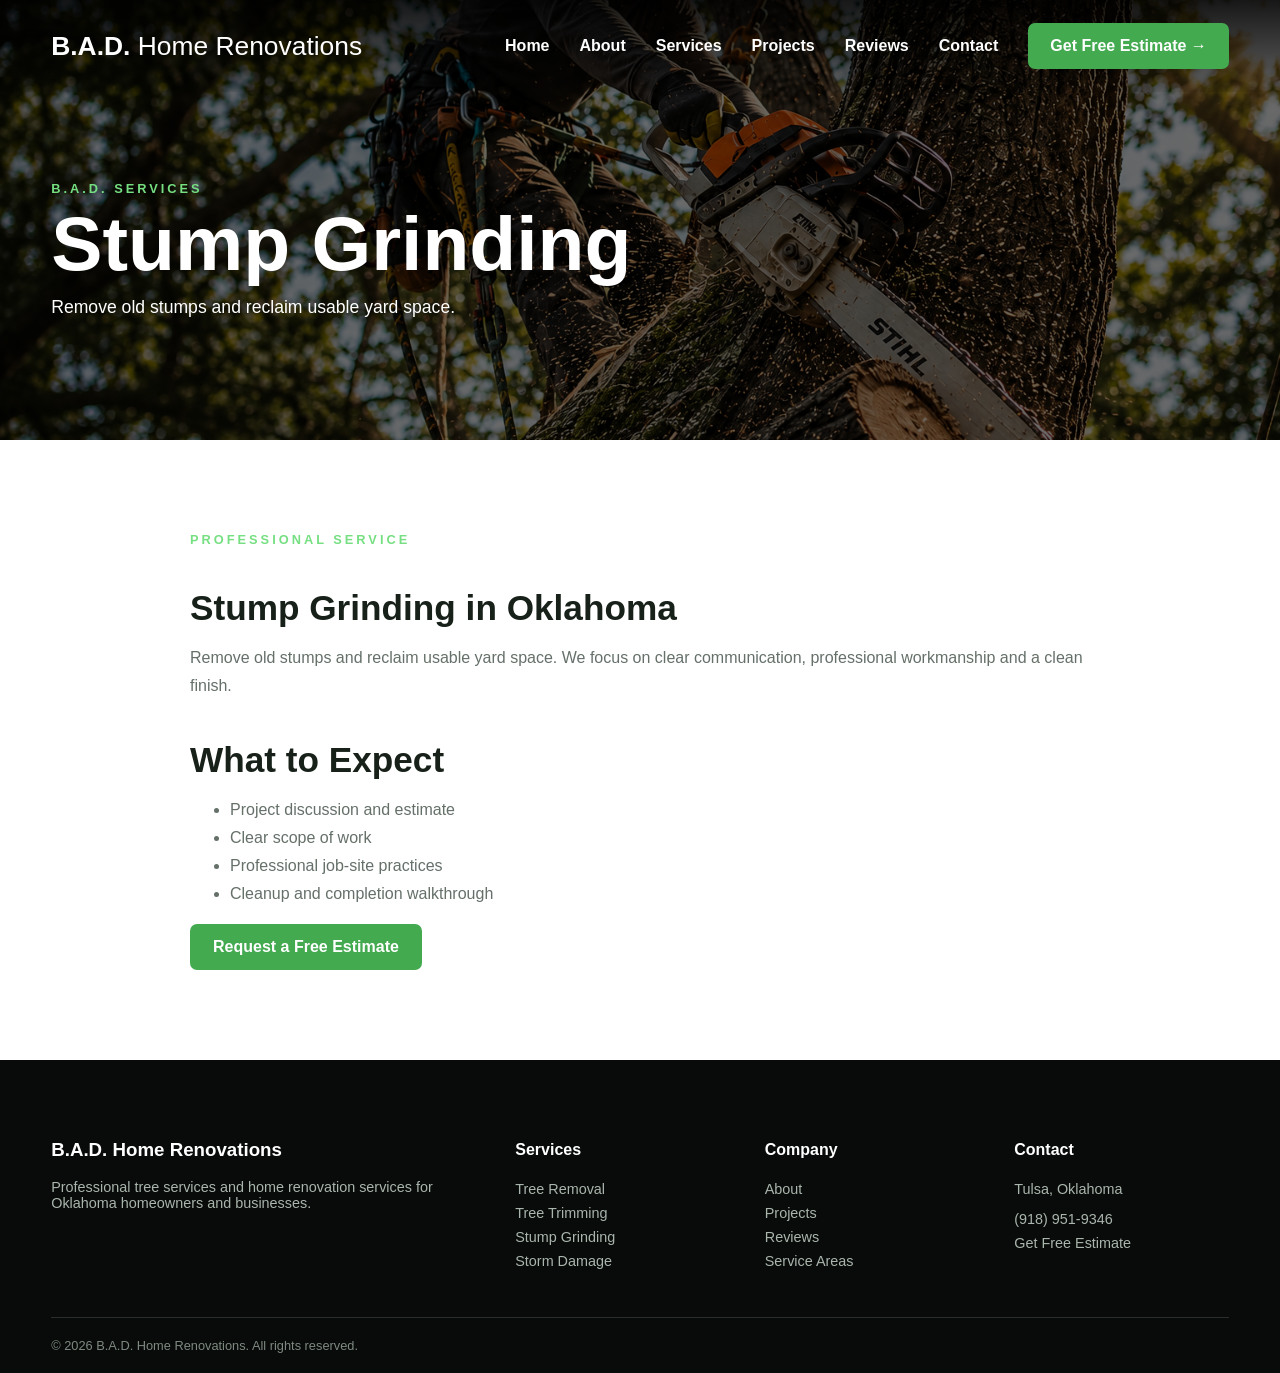
<file: stump-grinding.html>
<!doctype html><html lang="en"><head><meta charset="utf-8"><meta name="viewport" content="width=device-width,initial-scale=1"><title>Stump Grinding | B.A.D. Home Renovations</title><meta name="description" content="Remove old stumps and reclaim usable yard space."><link rel="stylesheet" href="css/style.css"></head><body><header class="header"><div class="container nav"><a class="brand" href="index.html"><b>B.A.D.</b> Home Renovations</a><nav class="links"><a class="" href="index.html">Home</a><a class="" href="about.html">About</a><a class="active" href="services.html">Services</a><a class="" href="gallery.html">Projects</a><a class="" href="reviews.html">Reviews</a><a class="" href="contact.html">Contact</a></nav><a class="nav-cta" href="estimate.html">Get Free Estimate →</a><button class="menu" aria-label="Menu">☰</button></div></header><main><section class="page-hero"><div class="container"><span class="eyebrow">B.A.D. SERVICES</span><h1>Stump Grinding</h1><p>Remove old stumps and reclaim usable yard space.</p></div></section><section class="section"><div class="container content"><span class="eyebrow">PROFESSIONAL SERVICE</span><h2>Stump Grinding in Oklahoma</h2><p>Remove old stumps and reclaim usable yard space. We focus on clear communication, professional workmanship and a clean finish.</p><h2>What to Expect</h2><ul><li>Project discussion and estimate</li><li>Clear scope of work</li><li>Professional job-site practices</li><li>Cleanup and completion walkthrough</li></ul><a class="btn green" href="estimate.html">Request a Free Estimate</a></div></section></main><footer class="footer"><div class="container footer-grid">
<div><h3>B.A.D. Home Renovations</h3><p>Professional tree services and home renovation services for Oklahoma homeowners and businesses.</p></div>
<div><h4>Services</h4><a href="tree-removal.html">Tree Removal</a><a href="tree-trimming.html">Tree Trimming</a><a href="stump-grinding.html">Stump Grinding</a><a href="storm-damage.html">Storm Damage</a></div>
<div><h4>Company</h4><a href="about.html">About</a><a href="gallery.html">Projects</a><a href="reviews.html">Reviews</a><a href="service-areas.html">Service Areas</a></div>
<div><h4>Contact</h4><p>Tulsa, Oklahoma</p><a href="tel:+19189519346">(918) 951-9346</a><a href="estimate.html">Get Free Estimate</a></div>
</div><div class="container bottom">© 2026 B.A.D. Home Renovations. All rights reserved.</div></footer>
<a class="mobile-bar" href="tel:+19189519346">Call (918) 951-9346</a></body></html>
</file>
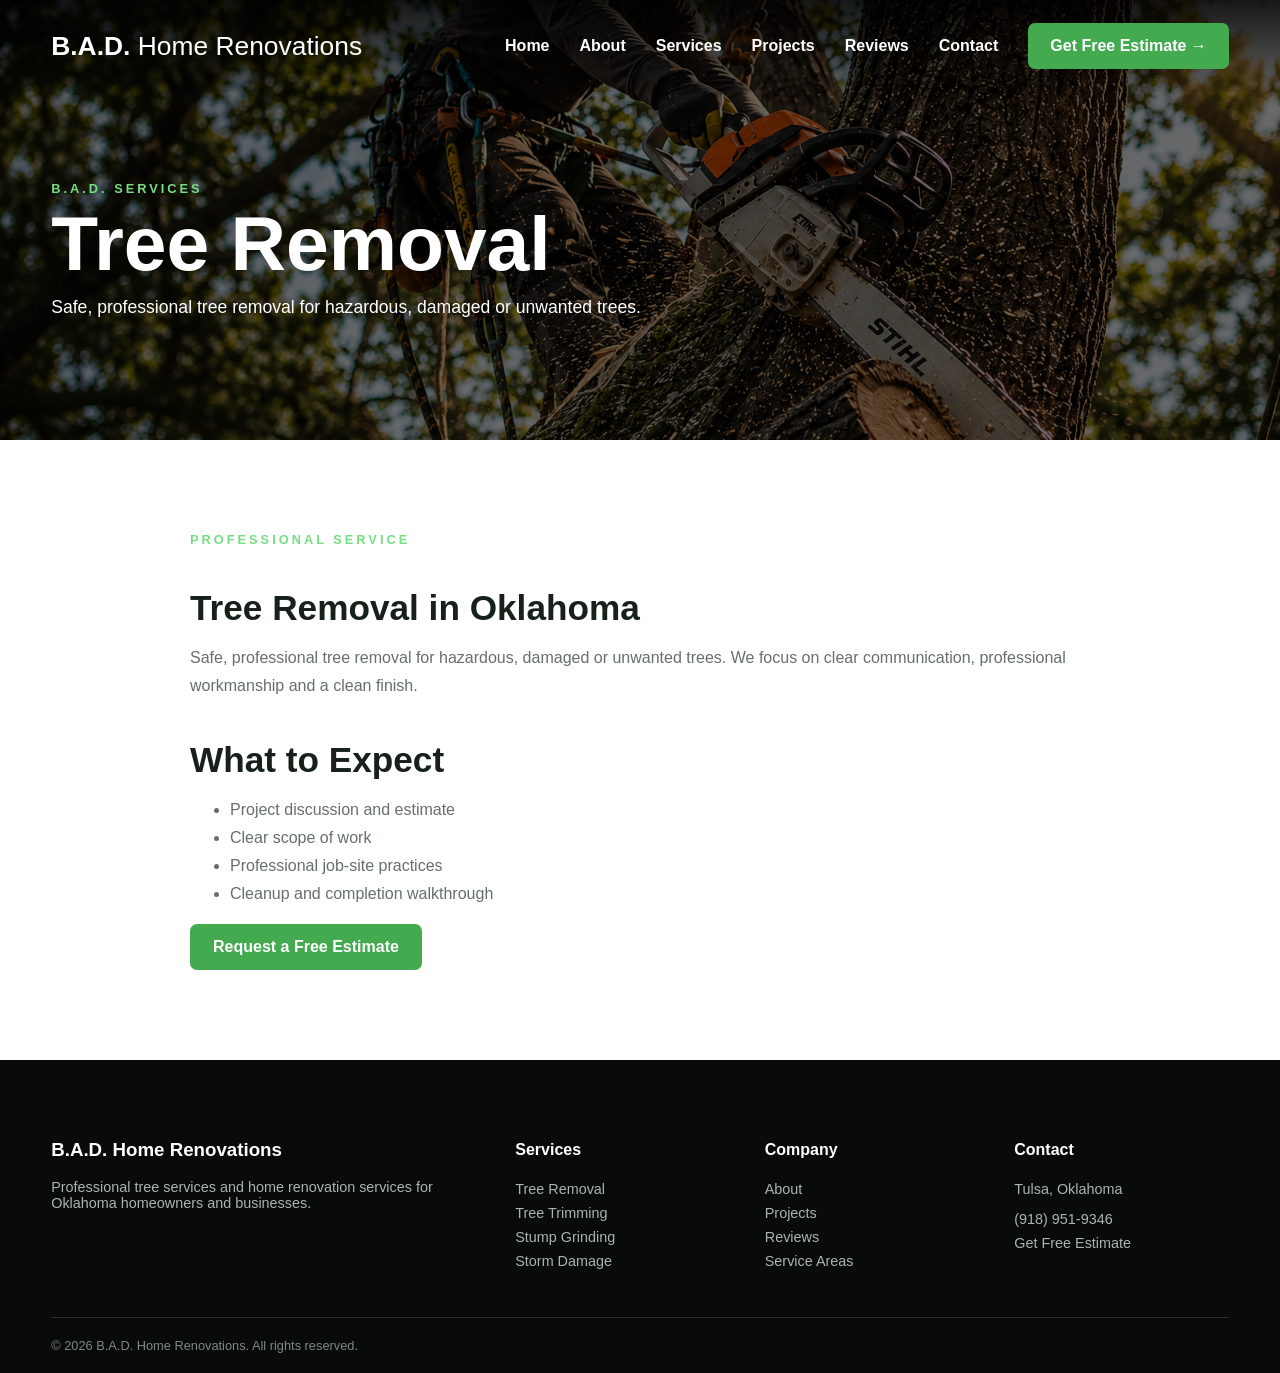
<file: tree-removal.html>
<!doctype html><html lang="en"><head><meta charset="utf-8"><meta name="viewport" content="width=device-width,initial-scale=1"><title>Tree Removal | B.A.D. Home Renovations</title><meta name="description" content="Safe, professional tree removal for hazardous, damaged or unwanted trees."><link rel="stylesheet" href="css/style.css"></head><body><header class="header"><div class="container nav"><a class="brand" href="index.html"><b>B.A.D.</b> Home Renovations</a><nav class="links"><a class="" href="index.html">Home</a><a class="" href="about.html">About</a><a class="active" href="services.html">Services</a><a class="" href="gallery.html">Projects</a><a class="" href="reviews.html">Reviews</a><a class="" href="contact.html">Contact</a></nav><a class="nav-cta" href="estimate.html">Get Free Estimate →</a><button class="menu" aria-label="Menu">☰</button></div></header><main><section class="page-hero"><div class="container"><span class="eyebrow">B.A.D. SERVICES</span><h1>Tree Removal</h1><p>Safe, professional tree removal for hazardous, damaged or unwanted trees.</p></div></section><section class="section"><div class="container content"><span class="eyebrow">PROFESSIONAL SERVICE</span><h2>Tree Removal in Oklahoma</h2><p>Safe, professional tree removal for hazardous, damaged or unwanted trees. We focus on clear communication, professional workmanship and a clean finish.</p><h2>What to Expect</h2><ul><li>Project discussion and estimate</li><li>Clear scope of work</li><li>Professional job-site practices</li><li>Cleanup and completion walkthrough</li></ul><a class="btn green" href="estimate.html">Request a Free Estimate</a></div></section></main><footer class="footer"><div class="container footer-grid">
<div><h3>B.A.D. Home Renovations</h3><p>Professional tree services and home renovation services for Oklahoma homeowners and businesses.</p></div>
<div><h4>Services</h4><a href="tree-removal.html">Tree Removal</a><a href="tree-trimming.html">Tree Trimming</a><a href="stump-grinding.html">Stump Grinding</a><a href="storm-damage.html">Storm Damage</a></div>
<div><h4>Company</h4><a href="about.html">About</a><a href="gallery.html">Projects</a><a href="reviews.html">Reviews</a><a href="service-areas.html">Service Areas</a></div>
<div><h4>Contact</h4><p>Tulsa, Oklahoma</p><a href="tel:+19189519346">(918) 951-9346</a><a href="estimate.html">Get Free Estimate</a></div>
</div><div class="container bottom">© 2026 B.A.D. Home Renovations. All rights reserved.</div></footer>
<a class="mobile-bar" href="tel:+19189519346">Call (918) 951-9346</a></body></html>
</file>
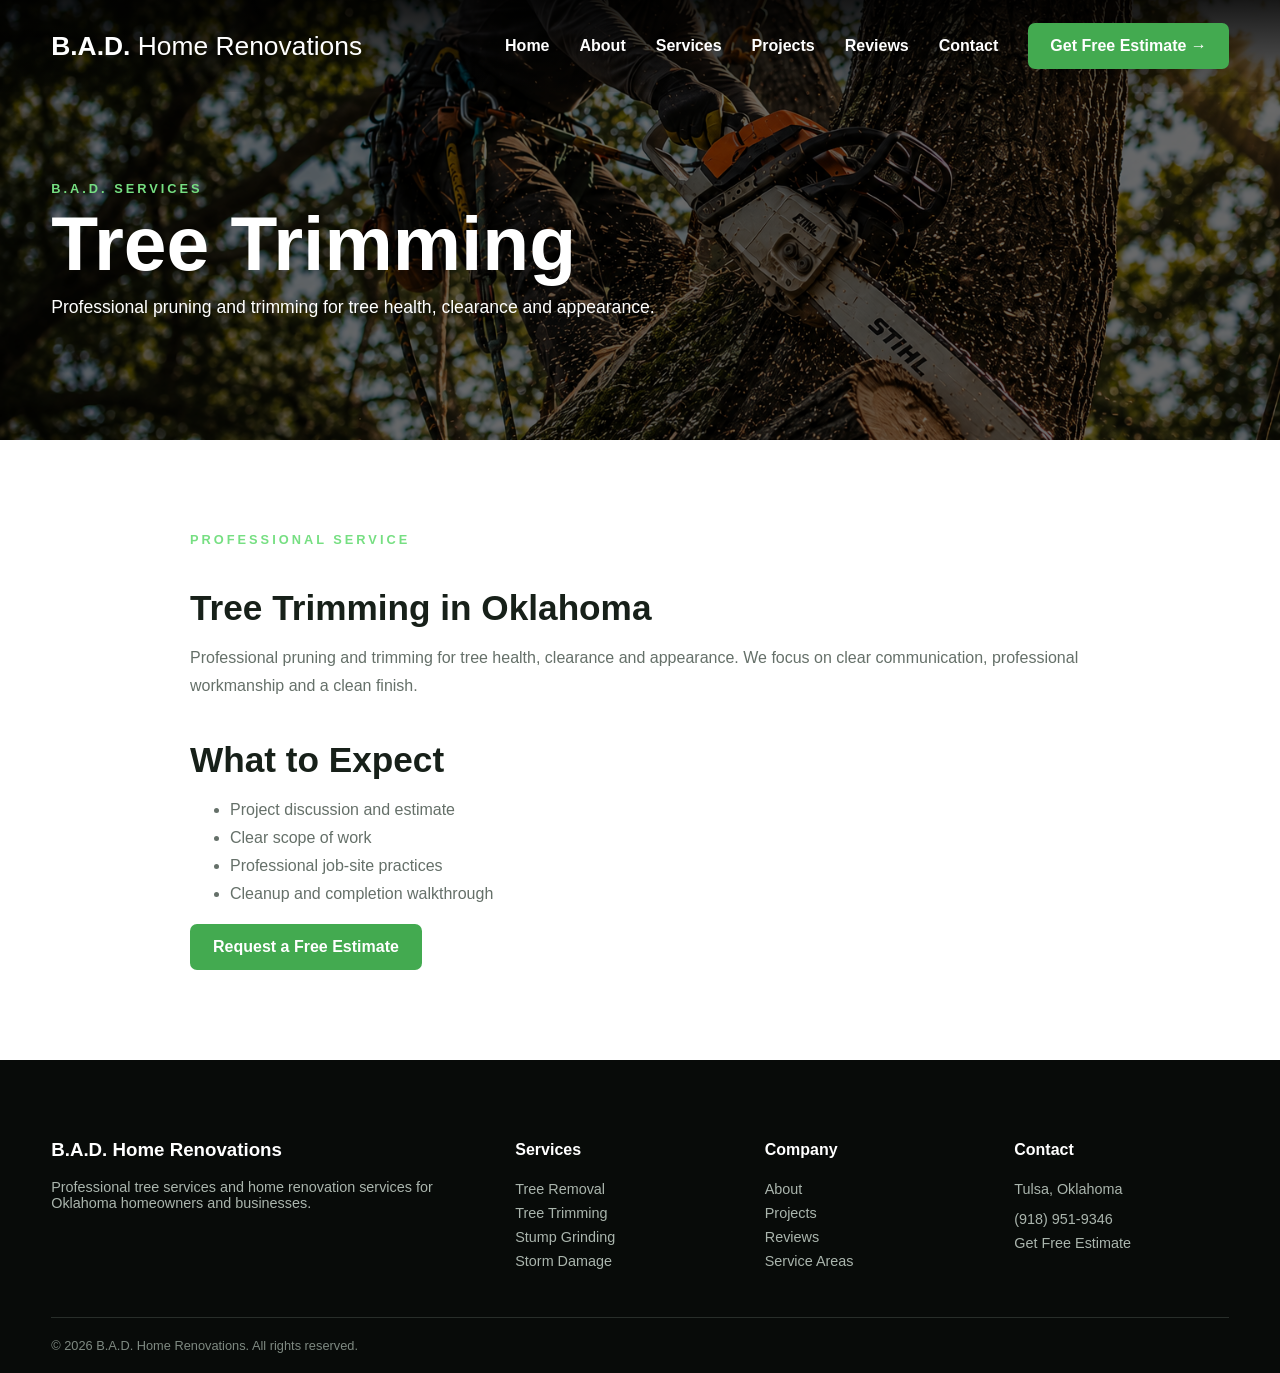
<file: tree-trimming.html>
<!doctype html><html lang="en"><head><meta charset="utf-8"><meta name="viewport" content="width=device-width,initial-scale=1"><title>Tree Trimming | B.A.D. Home Renovations</title><meta name="description" content="Professional pruning and trimming for tree health, clearance and appearance."><link rel="stylesheet" href="css/style.css"></head><body><header class="header"><div class="container nav"><a class="brand" href="index.html"><b>B.A.D.</b> Home Renovations</a><nav class="links"><a class="" href="index.html">Home</a><a class="" href="about.html">About</a><a class="active" href="services.html">Services</a><a class="" href="gallery.html">Projects</a><a class="" href="reviews.html">Reviews</a><a class="" href="contact.html">Contact</a></nav><a class="nav-cta" href="estimate.html">Get Free Estimate →</a><button class="menu" aria-label="Menu">☰</button></div></header><main><section class="page-hero"><div class="container"><span class="eyebrow">B.A.D. SERVICES</span><h1>Tree Trimming</h1><p>Professional pruning and trimming for tree health, clearance and appearance.</p></div></section><section class="section"><div class="container content"><span class="eyebrow">PROFESSIONAL SERVICE</span><h2>Tree Trimming in Oklahoma</h2><p>Professional pruning and trimming for tree health, clearance and appearance. We focus on clear communication, professional workmanship and a clean finish.</p><h2>What to Expect</h2><ul><li>Project discussion and estimate</li><li>Clear scope of work</li><li>Professional job-site practices</li><li>Cleanup and completion walkthrough</li></ul><a class="btn green" href="estimate.html">Request a Free Estimate</a></div></section></main><footer class="footer"><div class="container footer-grid">
<div><h3>B.A.D. Home Renovations</h3><p>Professional tree services and home renovation services for Oklahoma homeowners and businesses.</p></div>
<div><h4>Services</h4><a href="tree-removal.html">Tree Removal</a><a href="tree-trimming.html">Tree Trimming</a><a href="stump-grinding.html">Stump Grinding</a><a href="storm-damage.html">Storm Damage</a></div>
<div><h4>Company</h4><a href="about.html">About</a><a href="gallery.html">Projects</a><a href="reviews.html">Reviews</a><a href="service-areas.html">Service Areas</a></div>
<div><h4>Contact</h4><p>Tulsa, Oklahoma</p><a href="tel:+19189519346">(918) 951-9346</a><a href="estimate.html">Get Free Estimate</a></div>
</div><div class="container bottom">© 2026 B.A.D. Home Renovations. All rights reserved.</div></footer>
<a class="mobile-bar" href="tel:+19189519346">Call (918) 951-9346</a></body></html>
</file>
<file: css/style.css>
:root{--green:#43aa50;--green2:#2e7e38;--dark:#0a0d0b;--ink:#172019;--muted:#657069;--paper:#f4f7f4;--line:#dfe5df;--max:1200px}
*{box-sizing:border-box}html{scroll-behavior:smooth}body{margin:0;font-family:Arial,Helvetica,sans-serif;color:var(--ink);background:#fff}a{text-decoration:none;color:inherit}.container{width:min(var(--max),92%);margin:auto}
.header{position:absolute;top:0;left:0;right:0;z-index:20;background:linear-gradient(180deg,rgba(0,0,0,.78),rgba(0,0,0,.08));color:#fff}.nav{height:92px;display:flex;align-items:center}.brand{font-size:1.65rem;white-space:nowrap}.brand b{font-weight:900}.brand b:first-child{color:#fff}.links{display:flex;gap:30px;margin-left:auto;align-items:center}.links a{font-weight:700;color:#fff}.links a:hover{color:#7ce487}.nav-cta{margin-left:30px;padding:14px 22px;border-radius:7px;background:var(--green);font-weight:900}.menu{display:none;margin-left:auto;border:0;background:none;color:#fff;font-size:28px}
.hero{min-height:820px;position:relative;color:#fff;display:flex;align-items:center;overflow:hidden;background:#111}.hero-bg{position:absolute;inset:0;background:url("../images/tree-service-bg.png") center/cover no-repeat}.hero-shade{position:absolute;inset:0;background:linear-gradient(90deg,rgba(0,0,0,.78),rgba(0,0,0,.34) 55%,rgba(0,0,0,.1))}.hero-content{position:relative;z-index:2;max-width:730px;padding-top:70px}.eyebrow{font-weight:900;letter-spacing:3px;color:#76df82;font-size:.8rem}.hero h1{font-size:clamp(3.8rem,7vw,6.6rem);line-height:.92;letter-spacing:-.065em;margin:18px 0 25px}.hero p{font-size:1.2rem;line-height:1.55;max-width:650px}.actions{display:flex;gap:14px;flex-wrap:wrap;margin-top:28px}.btn{display:inline-flex;align-items:center;justify-content:center;padding:14px 23px;border-radius:7px;font-weight:900}.green{background:var(--green);color:#fff}.green:hover{background:var(--green2)}.outline{border:2px solid #fff;color:#fff}.outline:hover{background:#fff;color:#111}
.trust{position:absolute;z-index:3;bottom:24px;left:50%;transform:translateX(-50%);width:min(1080px,88%);display:grid;grid-template-columns:repeat(4,1fr);background:rgba(10,13,11,.88);border:1px solid rgba(255,255,255,.25);border-radius:14px;padding:18px;backdrop-filter:blur(8px)}.trust-item{padding:6px 20px;border-right:1px solid rgba(255,255,255,.18)}.trust-item:last-child{border:0}.trust-icon{color:#50c85c;font-size:1.6rem;font-weight:900}.trust strong{display:block}.trust small{color:#bdc5bf}
.section{padding:90px 0}.light{background:var(--paper)}.heading{text-align:center;max-width:760px;margin:0 auto 45px}.heading h2{font-size:clamp(2.3rem,4vw,3.8rem);line-height:1;letter-spacing:-.05em;margin:12px 0}.heading p{color:var(--muted)}
.cards{display:grid;grid-template-columns:repeat(3,1fr);gap:22px}.card{background:#fff;border:1px solid var(--line);border-radius:14px;padding:30px;box-shadow:0 10px 28px rgba(0,0,0,.05)}.card-icon{font-size:2rem;margin-bottom:15px}.card h3{margin:0 0 9px;font-size:1.35rem}.card p{color:var(--muted);line-height:1.65}.card a{display:inline-block;margin-top:15px;color:var(--green2);font-weight:900}
.split{display:grid;grid-template-columns:1fr 1fr}.split-photo{min-height:580px;background:url("../images/tree-service-bg.png") center/cover}.split-copy{padding:80px;background:#0d110e;color:#fff}.split-copy h2{font-size:clamp(2.5rem,4vw,4rem);line-height:1;margin:12px 0 22px}.split-copy p{color:#c4cdc6;line-height:1.7}.checks{list-style:none;padding:0;margin:25px 0}.checks li{margin:12px 0}.checks li:before{content:"✓";color:#65d36f;font-weight:900;margin-right:10px}
.stats{display:grid;grid-template-columns:repeat(4,1fr);background:var(--green);color:#fff}.stat{text-align:center;padding:38px 15px;border-right:1px solid rgba(255,255,255,.2)}.stat:last-child{border:0}.stat strong{display:block;font-size:2.6rem}.stat span{opacity:.92}
.cta{padding:80px 20px;text-align:center;background:linear-gradient(110deg,#205a29,#43aa50);color:#fff}.cta h2{font-size:clamp(2.5rem,5vw,4rem);line-height:1;margin:0 0 16px}.cta p{color:#e5f1e6;margin:0 auto 26px;max-width:650px}.cta .btn{background:#fff;color:#17311b}
.footer{background:#080b09;color:#fff;padding:60px 0 20px}.footer-grid{display:grid;grid-template-columns:2fr 1fr 1fr 1fr;gap:35px;padding-bottom:40px}.footer p,.footer a{color:#aab5ad;font-size:.9rem}.footer a{display:block;margin:8px 0}.bottom{border-top:1px solid #282e2a;padding-top:20px;color:#7e8981;font-size:.8rem}
.page-hero{min-height:440px;display:flex;align-items:end;position:relative;color:#fff;padding:145px 0 70px;background:url("../images/tree-service-bg.png") center 48%/cover no-repeat}.page-hero:after{content:"";position:absolute;inset:0;background:rgba(0,0,0,.58)}.page-hero .container{position:relative;z-index:2}.page-hero h1{font-size:clamp(3rem,6vw,5rem);line-height:.95;margin:10px 0}.page-hero p{font-size:1.1rem;max-width:720px}
.content{max-width:900px;margin:auto}.content h2{font-size:2.2rem;margin:40px 0 12px}.content p,.content li{color:var(--muted);line-height:1.75}.service-grid{display:grid;grid-template-columns:repeat(3,1fr);gap:22px}.project-grid{display:grid;grid-template-columns:repeat(3,1fr);gap:18px}.project{position:relative;overflow:hidden;border-radius:14px;min-height:300px;background:url("../images/tree-service-bg.png") center/cover}.project:after{content:"";position:absolute;inset:0;background:linear-gradient(transparent 35%,rgba(0,0,0,.8))}.project-copy{position:absolute;z-index:2;bottom:22px;left:22px;color:#fff}.project-copy h3{margin:0 0 4px}.project-copy p{margin:0;color:#dce4de}
.reviews{display:grid;grid-template-columns:repeat(3,1fr);gap:22px}.review{padding:30px;border:1px solid var(--line);border-radius:14px;background:#fff;box-shadow:0 10px 25px rgba(0,0,0,.05)}.stars{color:#e2a51c;letter-spacing:2px;margin-bottom:12px}.review p{color:var(--muted);line-height:1.7}.review strong{display:block;margin-top:18px}
.contact-grid{display:grid;grid-template-columns:1fr 1.2fr;gap:30px}.contact-card{padding:32px;border:1px solid var(--line);border-radius:14px;background:#fff}.contact-item{padding:18px 0;border-bottom:1px solid var(--line)}.contact-item:last-child{border:0}.contact-item b{display:block;margin-bottom:5px}.contact-item span{color:var(--muted)}
.form{background:#fff;padding:35px;border-radius:15px;border:1px solid var(--line);box-shadow:0 12px 35px rgba(0,0,0,.06)}.field{margin-bottom:17px}.field label{display:block;font-weight:800;margin-bottom:6px}.field input,.field textarea,.field select{width:100%;padding:13px;border:1px solid #ccd5cd;border-radius:7px;font:inherit}.field textarea{min-height:140px}.form button{border:0;cursor:pointer;font:inherit}
.mobile-bar{display:none}
@media(max-width:900px){.links{display:none}.menu{display:block}.nav-cta{display:none}.hero{min-height:760px}.trust{grid-template-columns:1fr 1fr}.trust-item{border:0}.cards,.service-grid,.project-grid,.reviews{grid-template-columns:1fr 1fr}.split{grid-template-columns:1fr}.split-photo{min-height:420px}.stats{grid-template-columns:1fr 1fr}.footer-grid{grid-template-columns:1fr 1fr}.contact-grid{grid-template-columns:1fr}}
@media(max-width:600px){.brand{font-size:1.2rem}.hero{min-height:800px;background-position:62% center}.hero-content{padding-top:50px}.hero h1{font-size:3.6rem}.hero p{font-size:1rem}.trust{width:94%;bottom:12px;padding:10px}.trust-item{padding:6px 9px}.trust strong{font-size:.78rem}.trust small{font-size:.65rem}.cards,.service-grid,.project-grid,.reviews,.footer-grid{grid-template-columns:1fr}.stats{grid-template-columns:1fr 1fr}.stat strong{font-size:2.1rem}.mobile-bar{display:flex;position:fixed;z-index:100;bottom:12px;left:12px;right:12px;justify-content:center;background:var(--green);color:#fff;border-radius:8px;padding:12px;font-weight:900;box-shadow:0 10px 30px rgba(0,0,0,.3)}}

/* Enhanced Projects Gallery */
.project-grid{grid-template-columns:repeat(3,minmax(0,1fr));gap:24px}
.project{min-height:380px;background:#111!important;position:relative;overflow:hidden;isolation:isolate}
.project img{position:absolute;inset:0;width:100%;height:100%;object-fit:cover;z-index:-2;transition:transform .5s ease}
.project:hover img{transform:scale(1.06)}
.project:after{z-index:-1;background:linear-gradient(180deg,rgba(0,0,0,.02) 25%,rgba(0,0,0,.88) 100%)}
.project-copy{left:26px;right:26px;bottom:25px}
.project-copy .tag{display:inline-block;background:#43aa50;color:#fff;border-radius:999px;padding:5px 10px;font-size:.72rem;font-weight:900;letter-spacing:.08em;text-transform:uppercase;margin-bottom:9px}
.project-copy h3{font-size:1.5rem;margin:0 0 6px}
.project-copy p{font-size:.95rem;line-height:1.45}
.project-copy a{display:inline-block;margin-top:12px;color:#8ce995;font-weight:900}
@media(max-width:900px){.project-grid{grid-template-columns:1fr 1fr}}
@media(max-width:600px){.project-grid{grid-template-columns:1fr}.project{min-height:340px}}
</file>
